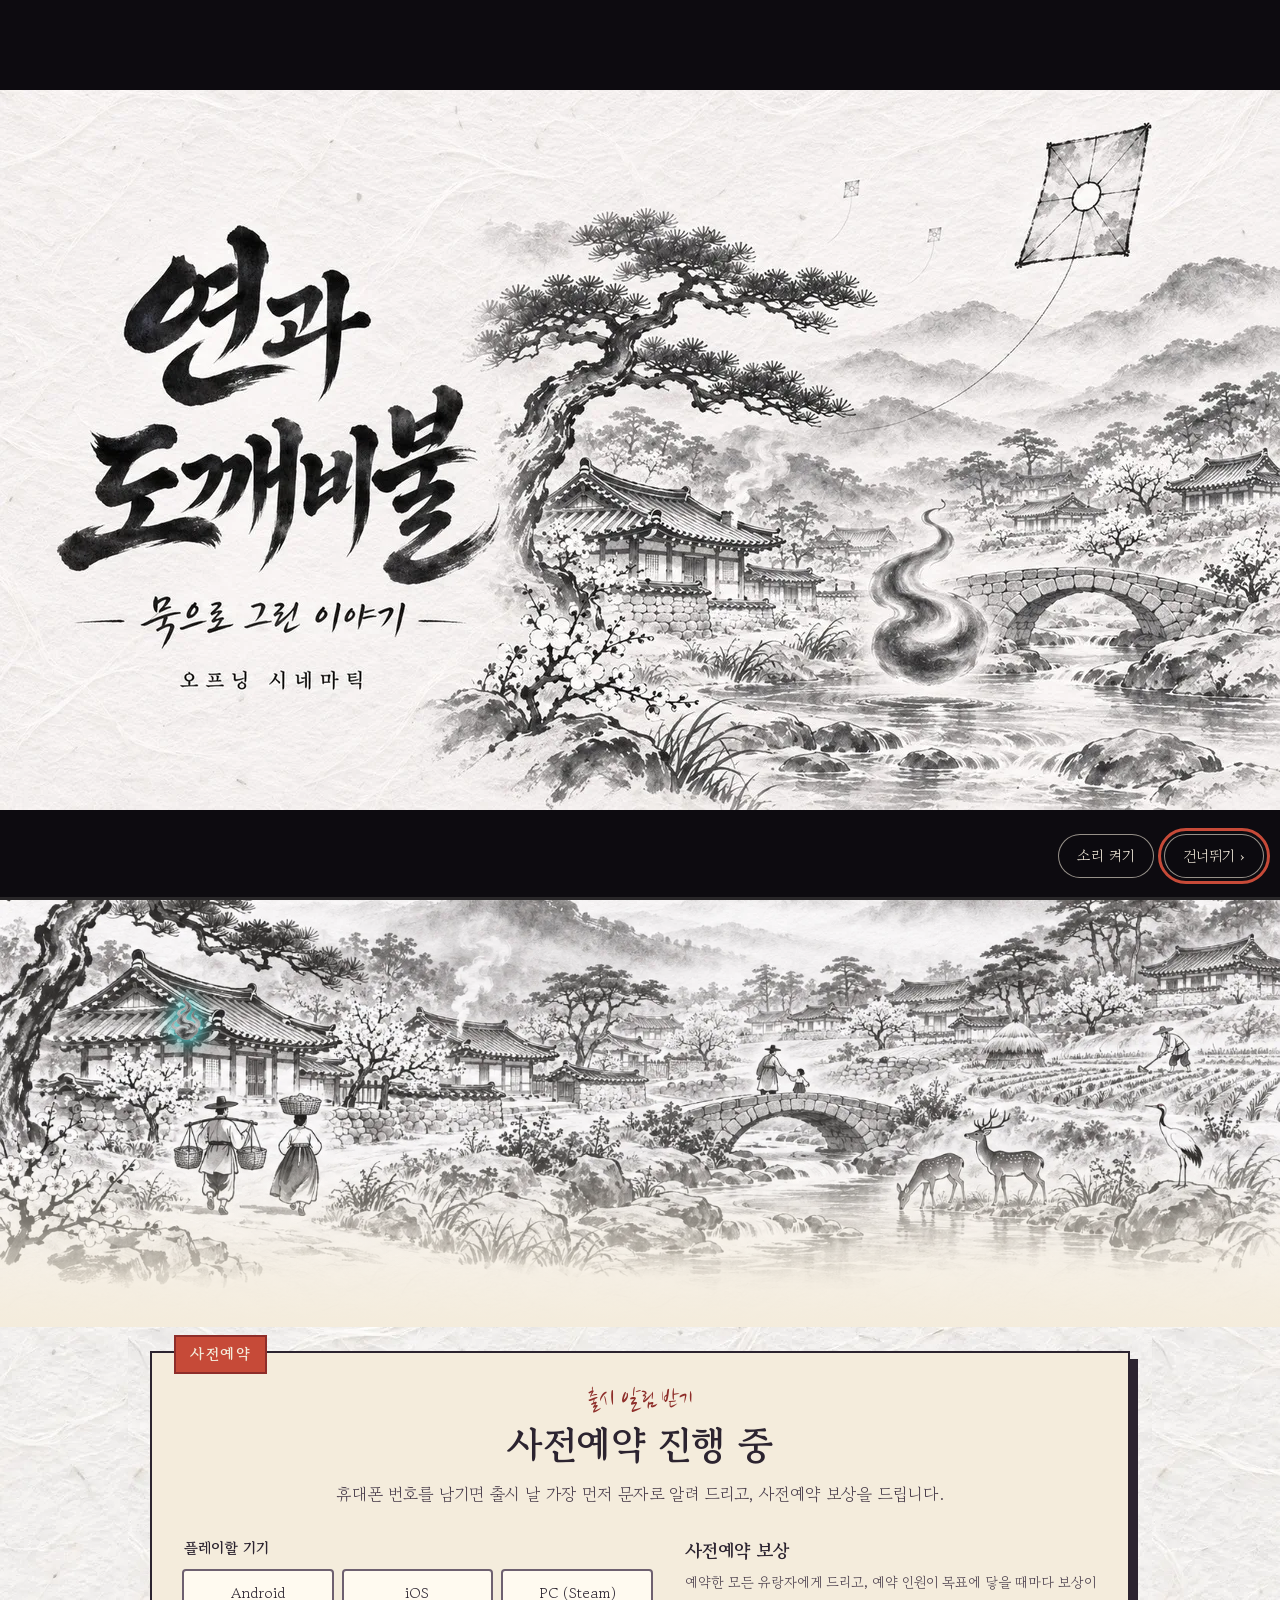
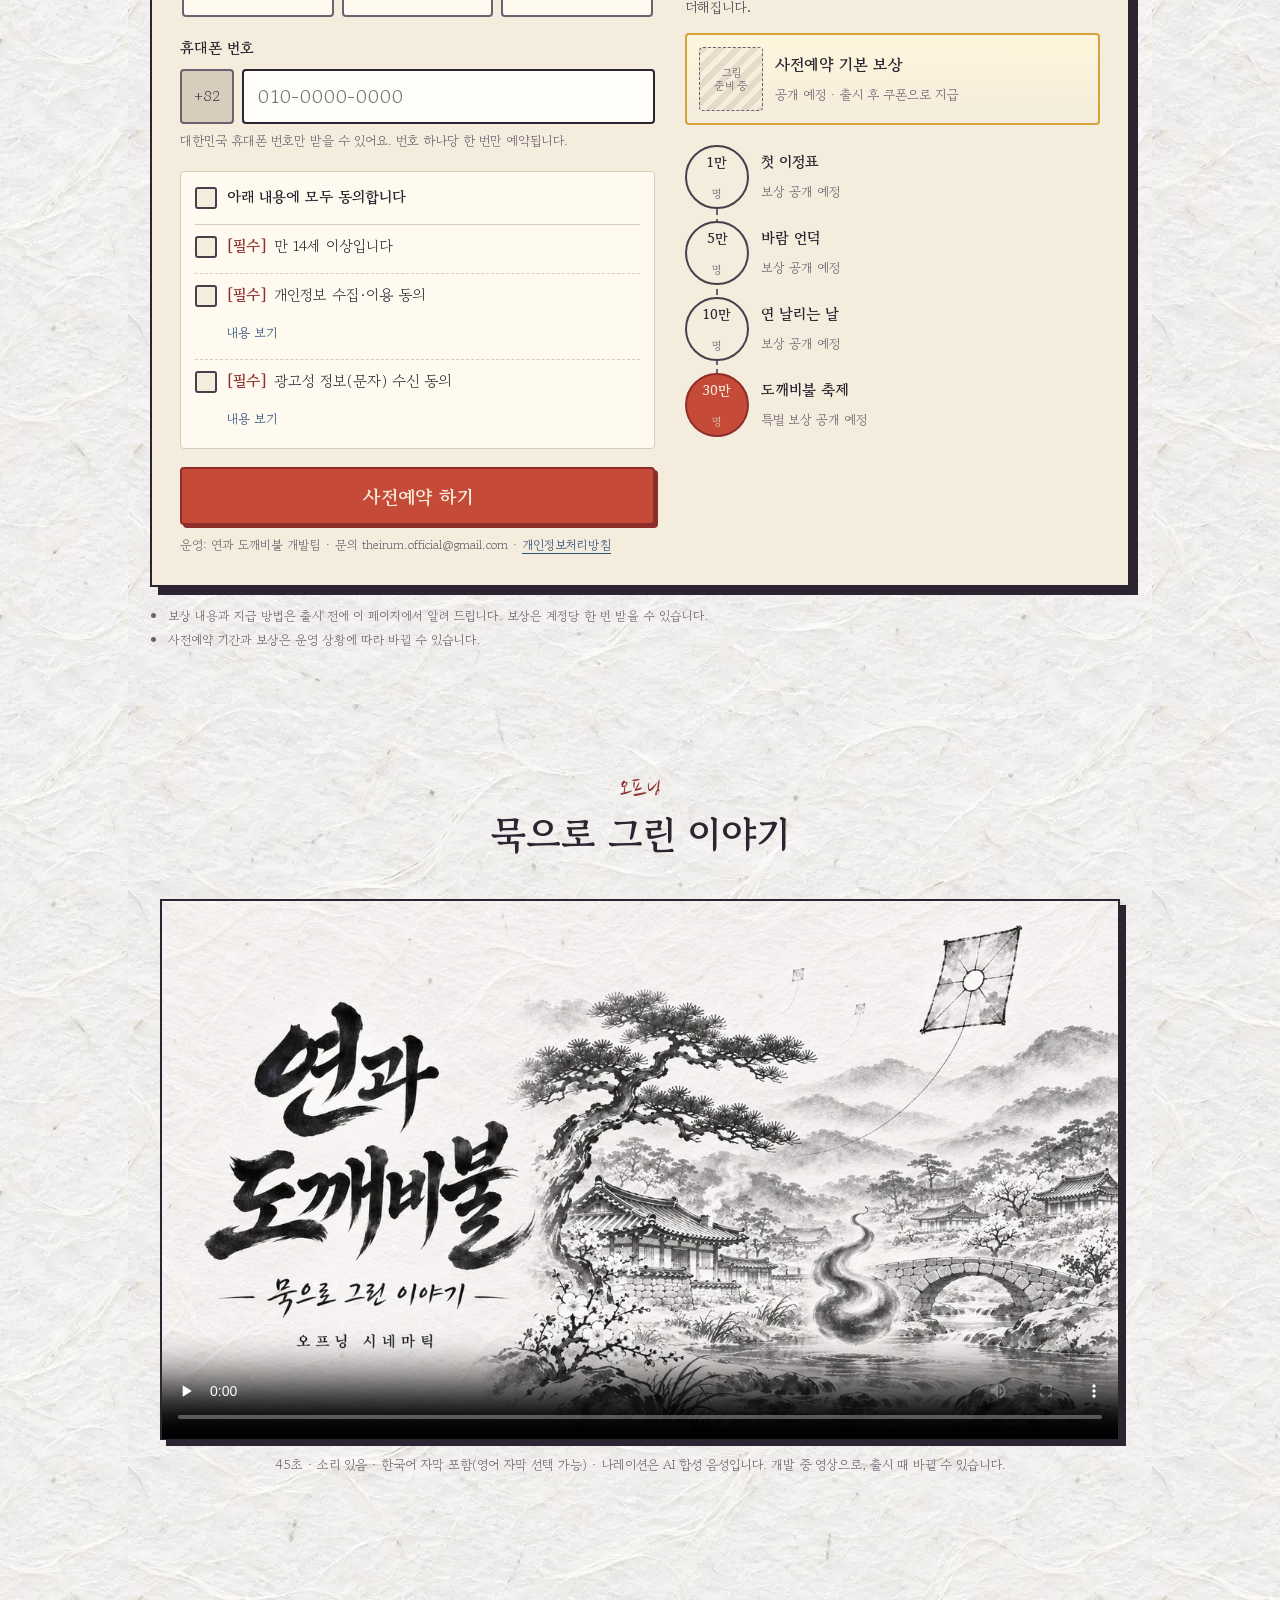
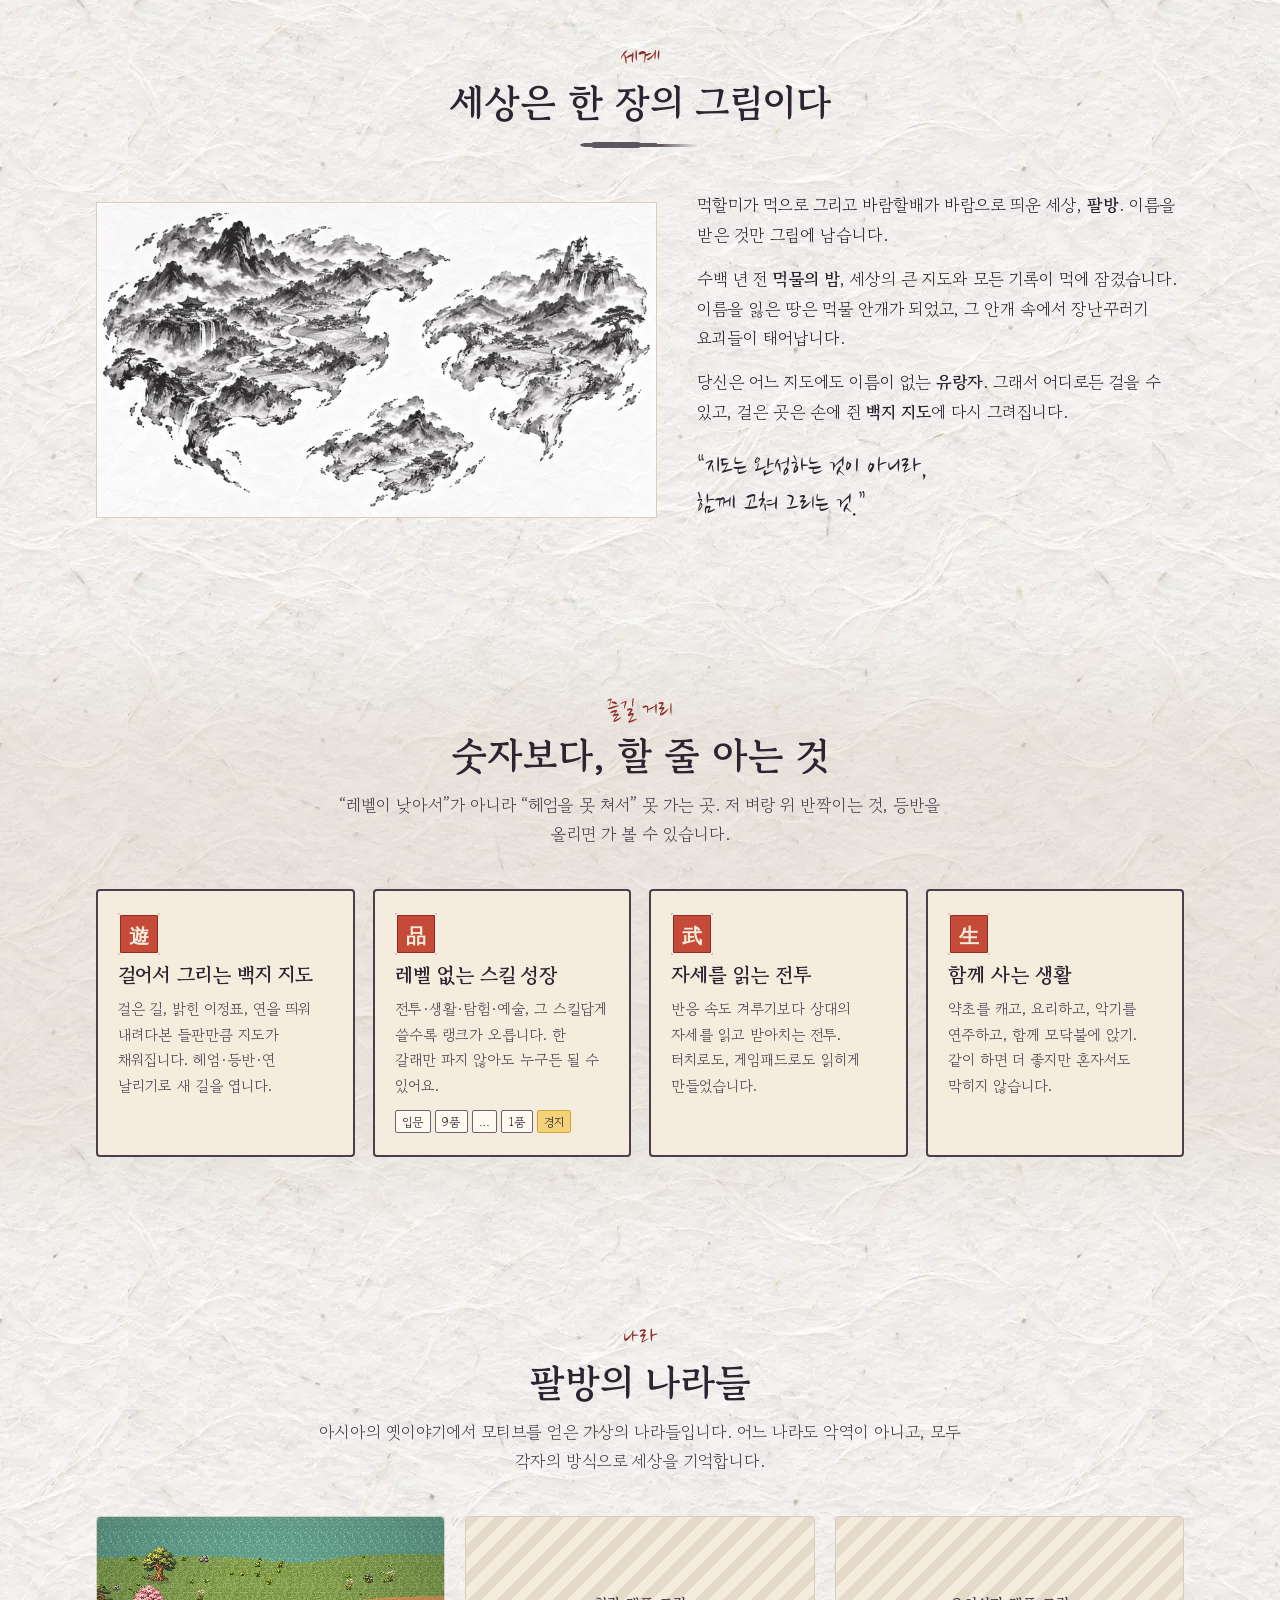
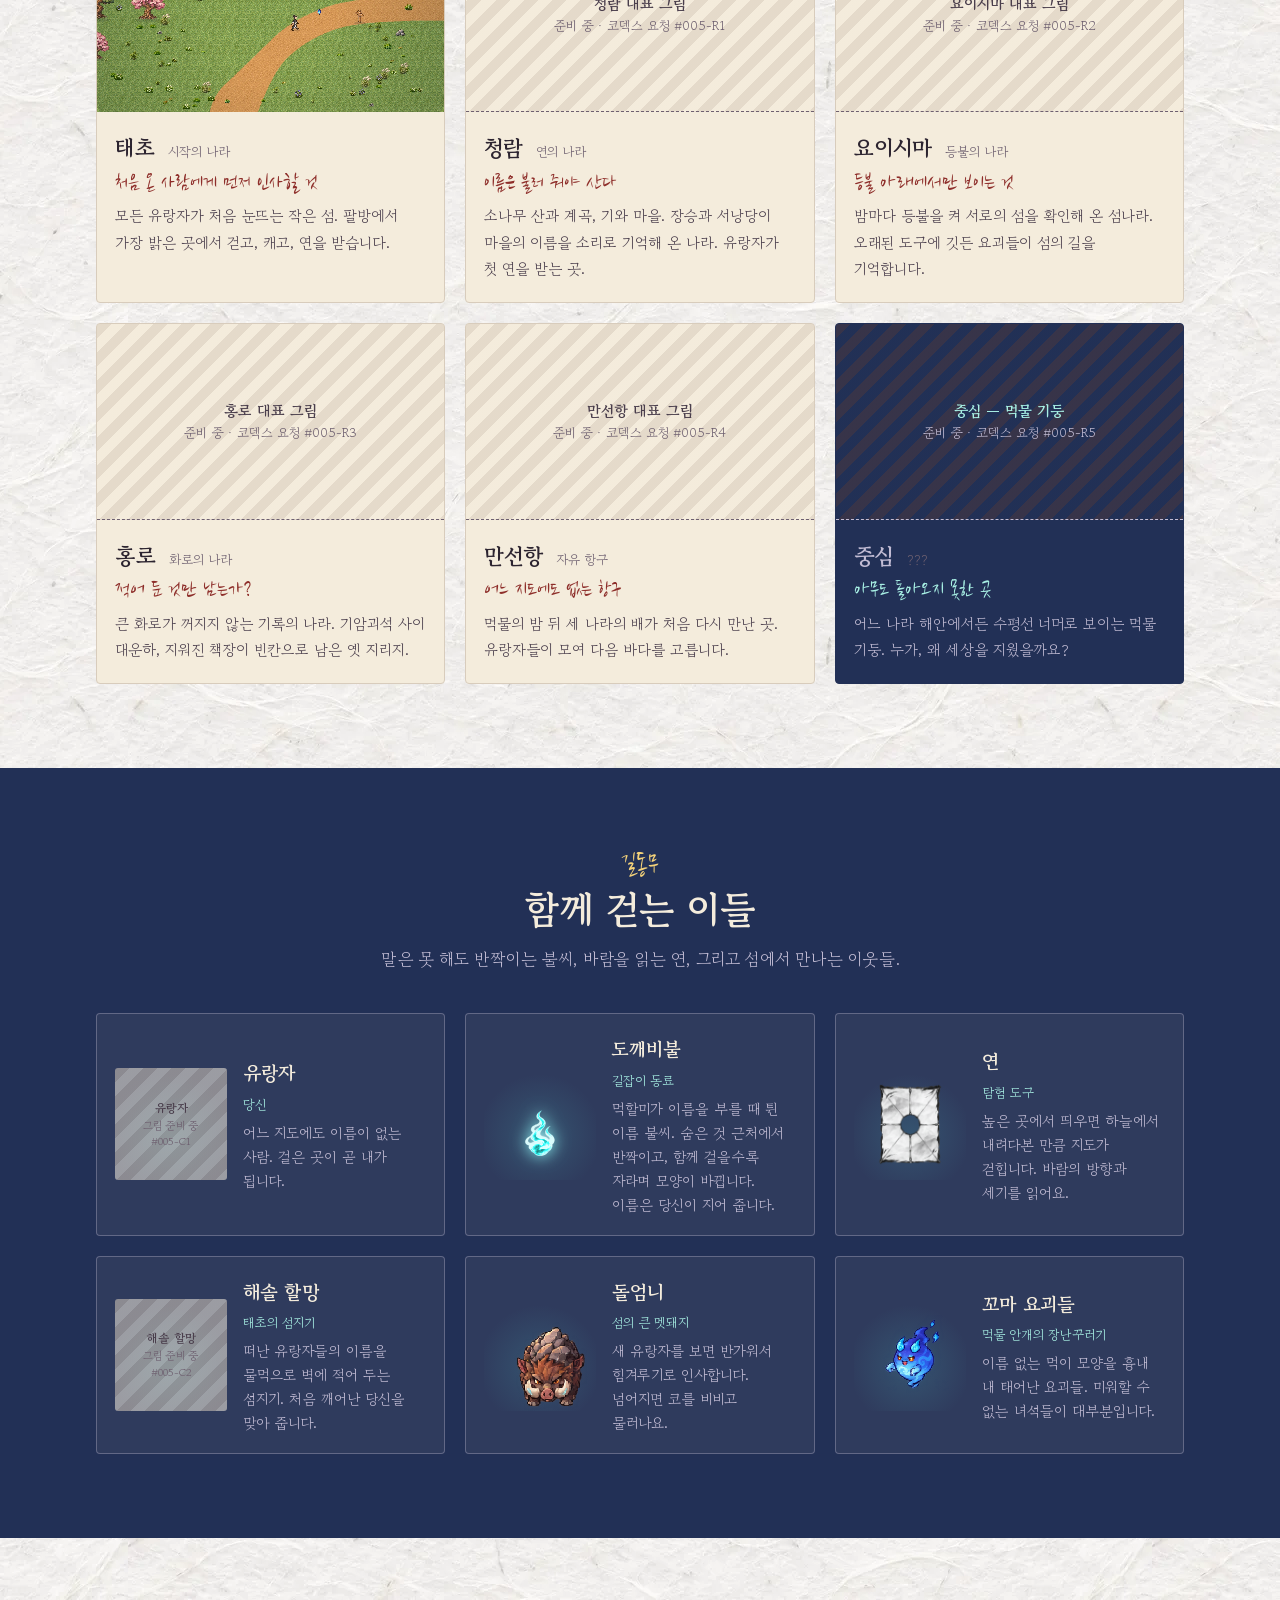
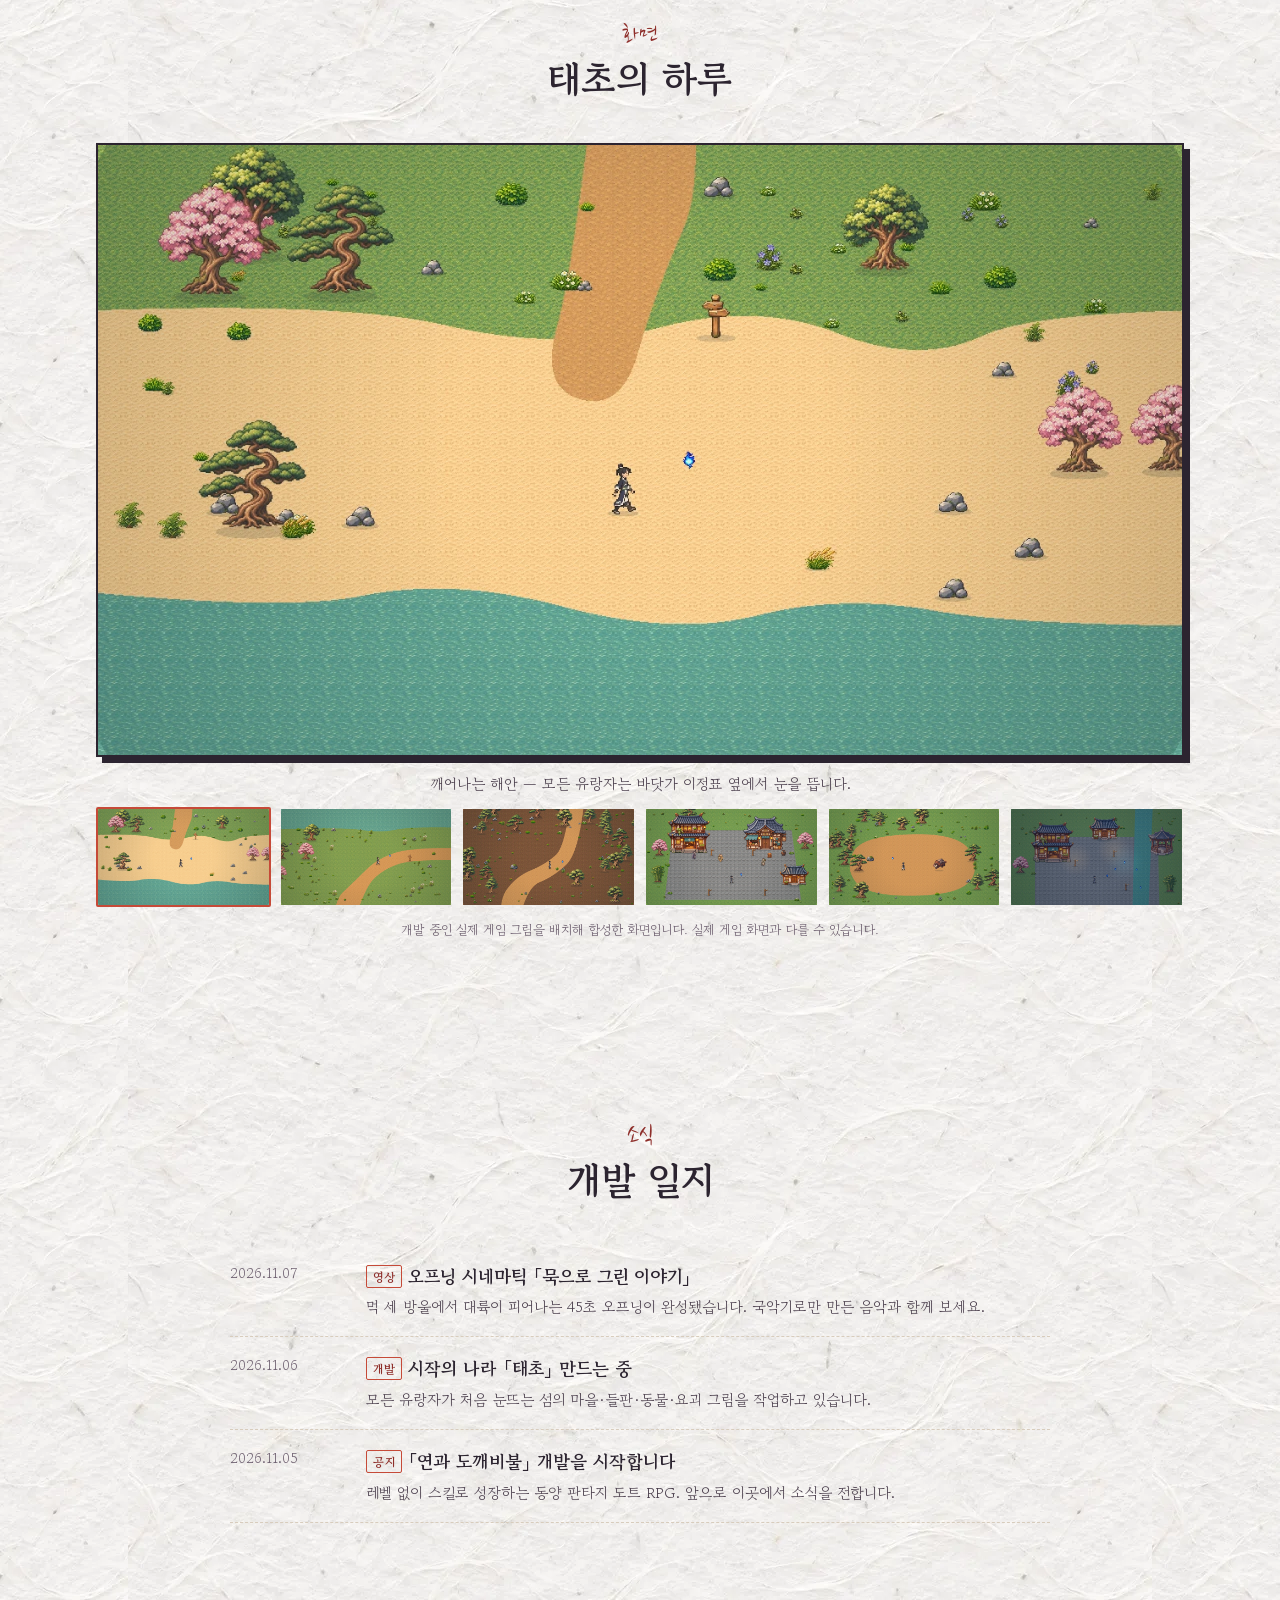
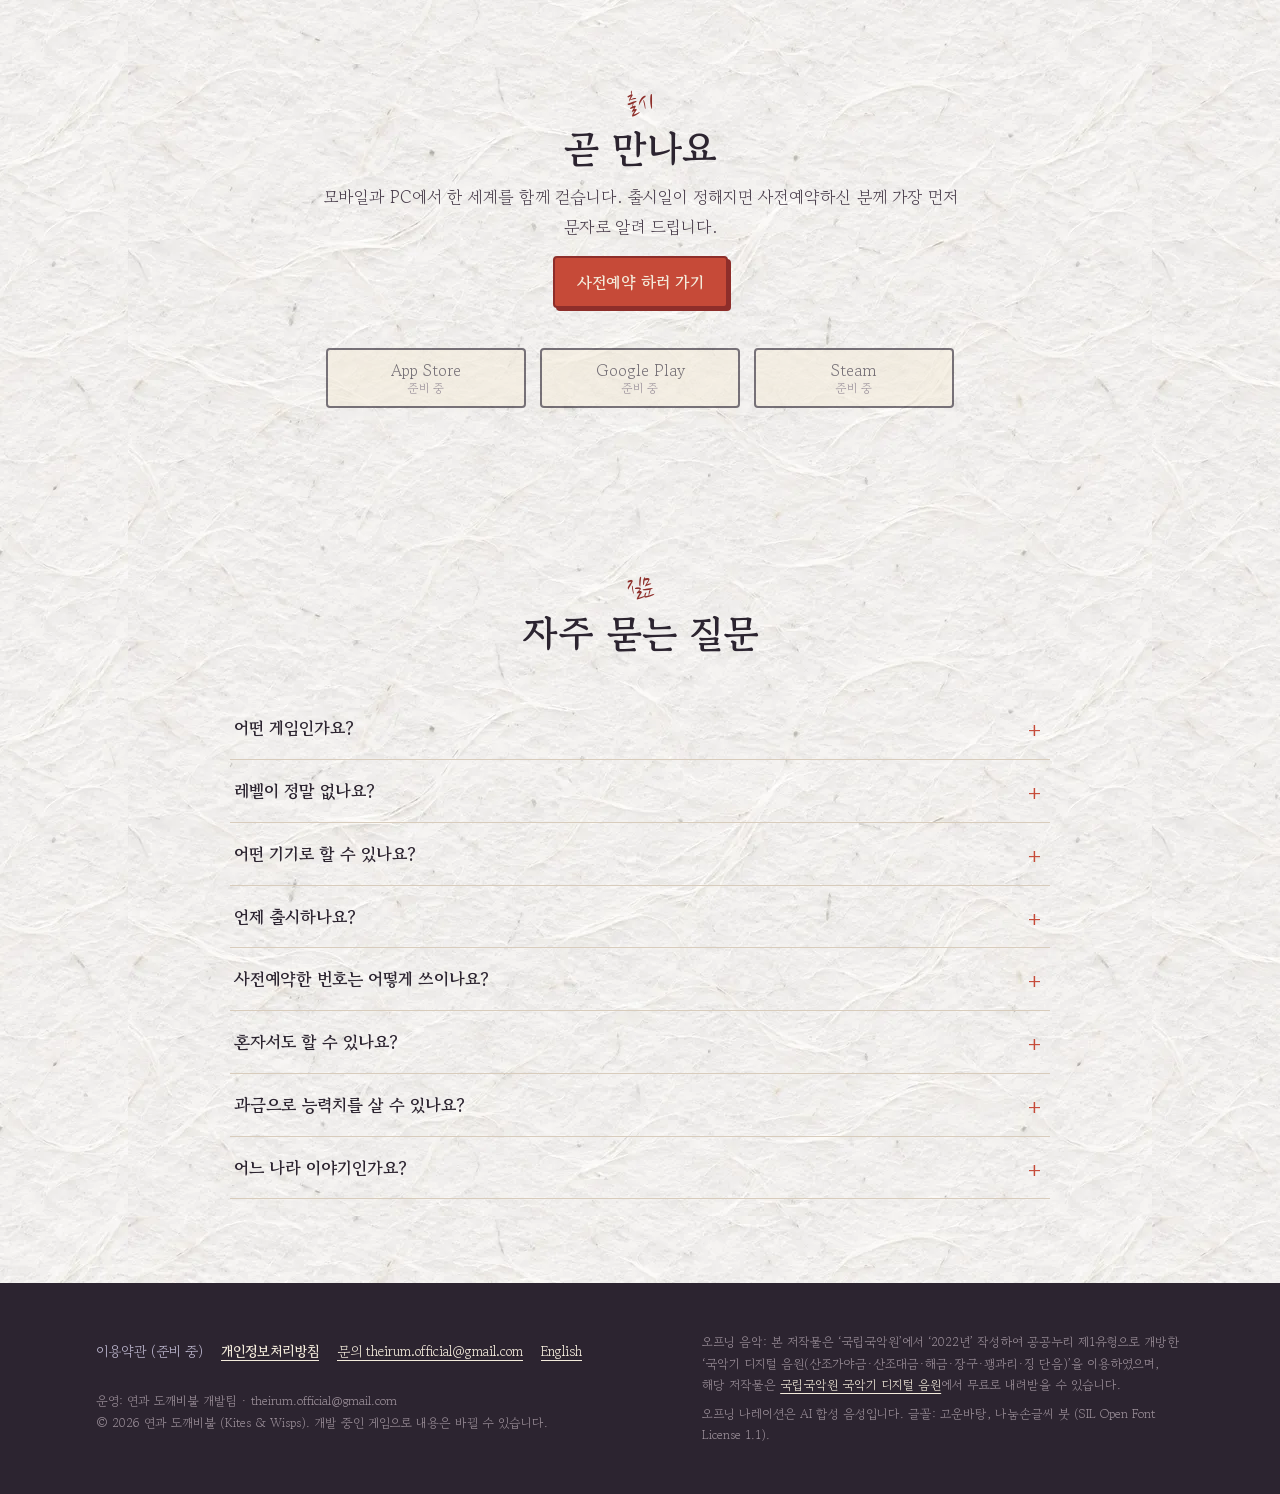
<file: index.html>
<!doctype html>
<html lang="ko" class="no-js">
<head>
<meta charset="utf-8">
<meta name="viewport" content="width=device-width, initial-scale=1">
<title>연과 도깨비불 — 걸어서 다시 그리는 동양 판타지 도트 RPG</title>
<meta name="description" content="먹물 안개에 지워진 세상을 백지 지도 한 장과 연, 도깨비불과 함께 걸어서 다시 그리는 실시간 온라인 도트 RPG. 레벨 없이 스킬로 성장하고, 모바일과 Steam에서 함께 모험합니다.">
<meta name="theme-color" content="#f4ecdc">
<!-- 대표 주소 = Firebase Hosting. 도메인을 바꾸면 모든 https://kites-and-wisps.web.app 를 함께 바꾼다 (랜딩_페이지.md 6절) -->
<link rel="canonical" href="https://kites-and-wisps.web.app/">
<link rel="alternate" hreflang="ko" href="https://kites-and-wisps.web.app/">
<link rel="alternate" hreflang="en" href="https://kites-and-wisps.web.app/en/">
<link rel="alternate" hreflang="x-default" href="https://kites-and-wisps.web.app/en/">
<meta property="og:type" content="website">
<meta property="og:site_name" content="연과 도깨비불">
<meta property="og:title" content="연과 도깨비불 — 걸어서 다시 그리는 동양 판타지 도트 RPG">
<meta property="og:description" content="지워진 대륙을 백지 지도로 다시 그리는 유랑자의 이야기. 레벨 없이, 할 줄 아는 것을 늘려 가며.">
<meta property="og:url" content="https://kites-and-wisps.web.app/">
<meta property="og:image" content="https://kites-and-wisps.web.app/assets/img/og_1200x630.jpg">
<meta property="og:image:width" content="1200">
<meta property="og:image:height" content="630">
<meta property="og:image:alt" content="먹으로 그린 마을과 연, 도깨비불 위에 붓글씨 제목 「연과 도깨비불」">
<meta property="og:locale" content="ko_KR">
<meta property="og:locale:alternate" content="en_US">
<meta name="twitter:card" content="summary_large_image">
<meta name="twitter:title" content="연과 도깨비불 (Kites & Wisps)">
<meta name="twitter:description" content="지워진 대륙을 백지 지도로 다시 그리는 동양 판타지 도트 RPG.">
<meta name="twitter:image" content="https://kites-and-wisps.web.app/assets/img/og_1200x630.jpg">
<link rel="icon" href="favicon.ico" sizes="any">
<link rel="apple-touch-icon" href="apple-touch-icon.png">
<link rel="manifest" href="site.webmanifest">
<link rel="preconnect" href="https://fonts.googleapis.com">
<link rel="preconnect" href="https://fonts.gstatic.com" crossorigin>
<link rel="stylesheet" href="https://fonts.googleapis.com/css2?family=Gowun+Batang:wght@400;700&family=Nanum+Brush+Script&display=swap" media="print" onload="this.media='all'">
<noscript><link rel="stylesheet" href="https://fonts.googleapis.com/css2?family=Gowun+Batang:wght@400;700&family=Nanum+Brush+Script&display=swap"></noscript>
<link rel="preload" as="image" href="assets/img/hero_village_960.webp" imagesrcset="assets/img/hero_village_960.webp 960w, assets/img/hero_village.webp 1672w" imagesizes="100vw">
<link rel="stylesheet" href="assets/css/site.css?v=2">
<script type="application/ld+json">
{
  "@context": "https://schema.org",
  "@type": "VideoGame",
  "name": "연과 도깨비불",
  "alternateName": "Kites & Wisps",
  "url": "https://kites-and-wisps.web.app/",
  "inLanguage": ["ko", "en"],
  "description": "먹물 안개에 지워진 세상을 백지 지도로 다시 그리는 실시간 온라인 동양 판타지 도트 RPG.",
  "genre": ["MMORPG", "Adventure", "Pixel art"],
  "gamePlatform": ["iOS", "Android", "PC (Steam)"],
  "playMode": ["MultiPlayer", "CoOp"],
  "image": "https://kites-and-wisps.web.app/assets/img/og_1200x630.jpg",
  "trailer": {
    "@type": "VideoObject",
    "name": "연과 도깨비불 오프닝 — 묵으로 그린 이야기",
    "description": "먹 세 방울에서 대륙이 피어나고 연과 도깨비불이 내려오는 오프닝 시네마틱.",
    "thumbnailUrl": "https://kites-and-wisps.web.app/assets/img/trailer_poster.webp",
    "contentUrl": "https://kites-and-wisps.web.app/assets/video/opening_ink_v1.7_720p.mp4",
    "uploadDate": "2026-11-07",
    "duration": "PT45S"
  }
}
</script>
<script>document.documentElement.classList.remove('no-js')</script>
</head>
<body>
<a class="skip" href="#main">본문으로 건너뛰기</a>

<!-- 첫 화면 인트로 시네마틱 (지금은 오프닝 v1.7 — 랜딩 전용 시네마틱이 오면 src만 바꿈) -->
<div class="intro" id="intro" role="dialog" aria-modal="true" aria-label="인트로 시네마틱" hidden>
  <video muted playsinline preload="auto" poster="assets/img/trailer_poster.webp">
    <source src="assets/video/opening_ink_v1.7_720p.mp4" type="video/mp4">
  </video>
  <button class="intro-play" data-intro-play>▶ 소리와 함께 보기</button>
  <div class="intro-ui">
    <button class="intro-btn" data-intro-sound aria-pressed="false"><span class="on">소리 끄기</span><span class="off">소리 켜기</span></button>
    <button class="intro-btn" data-intro-skip>건너뛰기 ›</button>
  </div>
  <div class="intro-bar" aria-hidden="true"><i></i></div>
</div>

<header class="site-head">
  <div class="wrap">
    <a class="brand" href="#top"><img src="assets/img/logo_ko.webp" alt="연과 도깨비불" width="95" height="30"><span>Kites &amp; Wisps</span></a>
    <button class="nav-toggle" aria-expanded="false" aria-controls="nav">메뉴</button>
    <nav class="nav" id="nav" aria-label="주 메뉴">
      <a href="#prereg">사전예약</a>
      <a href="#world">세계</a>
      <a href="#features">즐길 거리</a>
      <a href="#regions">나라</a>
      <a href="#cast">길동무</a>
      <a href="#shots">화면</a>
      <a href="#news">소식</a>
      <a href="#faq">질문</a>
      <a class="lang" href="en/" hreflang="en" lang="en">English</a>
    </nav>
  </div>
</header>

<main id="main">
  <!-- 히어로 -->
  <section class="hero" id="top" aria-labelledby="hero-title">
    <div class="hero-bg">
      <img src="assets/img/hero_village_960.webp" srcset="assets/img/hero_village_960.webp 960w, assets/img/hero_village.webp 1672w" sizes="100vw" alt="" width="1672" height="941" fetchpriority="high">
    </div>
    <div class="hero-kite-line" aria-hidden="true"></div>
    <img class="hero-kite" src="assets/img/kite.webp" alt="" width="360" height="356">
    <div class="hero-wisp wisp-sprite" aria-hidden="true"></div>
    <div class="hero-inner">
      <h1 id="hero-title"><img class="hero-logo" src="assets/img/logo_ko.webp" alt="연과 도깨비불" width="1200" height="380"></h1>
      <p class="hero-en" lang="en">Kites &amp; Wisps</p>
      <div class="hero-copy">
      <p class="hero-tag">먹물 안개에 지워진 세상을,<br>걸어서 다시 그리는 모험</p>
      <p class="hero-sub">백지 지도 한 장, 바람을 읽는 연, 길을 비추는 도깨비불. 레벨 없이 할 줄 아는 것을 늘려 가며 함께 걷는 동양 판타지 도트 RPG.</p>
      </div>
      <div class="cta">
        <a class="btn btn-seal" href="#prereg">사전예약 하기</a>
        <a class="btn" href="#trailer">▶ 오프닝 영상</a>
        <a class="btn" href="?intro" data-replay-intro>↺ 인트로 다시 보기</a>
      </div>
      <p class="platforms">iOS · Android · Steam 크로스플레이 · 출시일 미정</p>
    </div>
  </section>

  <!-- 사전예약 -->
  <section class="prereg" id="prereg" aria-labelledby="prereg-title">
    <div class="wrap">
      <div class="prereg-panel">
        <div class="prereg-head">
          <p class="sec-kicker">출시 알림 받기</p>
          <h2 class="sec-title" id="prereg-title">사전예약 진행 중</h2>
          <p class="sec-lead">휴대폰 번호를 남기면 출시 날 가장 먼저 문자로 알려 드리고, 사전예약 보상을 드립니다.</p>
        </div>
        <div class="prereg-grid">
          <div>
            <form id="prereg-form" novalidate>
              <fieldset class="pf-field">
                <legend class="pf-label">플레이할 기기</legend>
                <div class="chips">
                  <label class="chip"><input type="radio" name="platform" value="android" required><span>Android</span></label>
                  <label class="chip"><input type="radio" name="platform" value="ios"><span>iOS</span></label>
                  <label class="chip"><input type="radio" name="platform" value="pc"><span>PC (Steam)</span></label>
                </div>
              </fieldset>
              <div class="pf-field">
                <label class="pf-label" for="pf-phone">휴대폰 번호</label>
                <div class="phone-row">
                  <span class="cc" aria-hidden="true">+82</span>
                  <input id="pf-phone" name="phone" type="tel" inputmode="numeric" autocomplete="tel-national" placeholder="010-0000-0000" maxlength="13" required aria-describedby="pf-phone-hint pf-error">
                </div>
                <p class="pf-hint" id="pf-phone-hint">대한민국 휴대폰 번호만 받을 수 있어요. 번호 하나당 한 번만 예약됩니다.</p>
              </div>
              <div class="consents">
                <div class="consent all"><label class="ck"><input type="checkbox" id="ck-all"><span>아래 내용에 모두 동의합니다</span></label></div>
                <div class="consent"><label class="ck"><input type="checkbox" name="age14" class="ck-item" required><span><span class="req">[필수]</span> 만 14세 이상입니다</span></label></div>
                <div class="consent">
                  <label class="ck"><input type="checkbox" name="agreePrivacy" class="ck-item" required><span><span class="req">[필수]</span> 개인정보 수집·이용 동의</span></label>
                  <details><summary>내용 보기</summary><div class="terms">
                    <table>
                      <tr><th>수집 항목</th><td>휴대폰 번호, 선택한 기기(Android·iOS·PC)</td></tr>
                      <tr><th>이용 목적</th><td>사전예약 접수·중복 확인, 출시 알림과 사전예약 보상 안내 문자 발송</td></tr>
                      <tr><th>보유 기간</th><td><b>정식 출시 알림 발송 후 3개월</b>이 지나면 지체 없이 파기</td></tr>
                    </table>
                    동의를 거부할 수 있으며, 거부하면 사전예약에 참여할 수 없습니다. 자세한 내용은 <a href="privacy.html">개인정보처리방침</a>을 확인해 주세요.
                  </div></details>
                </div>
                <div class="consent">
                  <label class="ck"><input type="checkbox" name="agreeAds" class="ck-item" required><span><span class="req">[필수]</span> 광고성 정보(문자) 수신 동의</span></label>
                  <details><summary>내용 보기</summary><div class="terms">
                    출시 알림, 사전예약 보상 쿠폰, 출시 이벤트 등 「연과 도깨비불」 홍보 문자를 위 번호로 받는 데 동의합니다. 사전예약은 출시 알림을 보내기 위한 것이라 필수입니다. 수신 동의는 언제든 <a href="mailto:theirum.official@gmail.com">theirum.official@gmail.com</a>으로 철회할 수 있고, 철회하면 번호는 바로 파기됩니다.
                  </div></details>
                </div>
              </div>
              <div class="hp" aria-hidden="true"><label>비워 두세요 <input type="text" name="website" tabindex="-1" autocomplete="off"></label></div>
              <p class="pf-error" id="pf-error" role="alert"></p>
              <button class="btn btn-seal pf-submit" type="submit">사전예약 하기</button>
              <p class="pf-small">운영: 연과 도깨비불 개발팀 · 문의 theirum.official@gmail.com · <a href="privacy.html">개인정보처리방침</a></p>
            </form>
            <div class="prereg-done" id="prereg-done" hidden tabindex="-1">
              <div class="wisp-sprite" aria-hidden="true"></div>
              <h3 id="prereg-done-title">사전예약 완료!</h3>
              <p id="prereg-done-msg">출시하는 날 가장 먼저 문자로 알려 드릴게요.<br>도깨비불이 길을 밝혀 두고 기다릴게요.</p>
              <p class="pf-small">번호를 잘못 넣었거나 예약을 취소하려면 theirum.official@gmail.com으로 알려 주세요.</p>
            </div>
          </div>
          <div class="rewards">
            <h3>사전예약 보상</h3>
            <p>예약한 모든 유랑자에게 드리고, 예약 인원이 목표에 닿을 때마다 보상이 더해집니다.</p>
            <div class="reward-base"><div class="reward-icon" aria-hidden="true">그림<br>준비 중</div><div><b>사전예약 기본 보상</b><span>공개 예정 · 출시 후 쿠폰으로 지급</span></div></div>
            <ol class="milestones">
              <li><div class="ms-badge">1만<small>명</small></div><div class="ms-text"><b>첫 이정표</b><span>보상 공개 예정</span></div></li>
              <li><div class="ms-badge">5만<small>명</small></div><div class="ms-text"><b>바람 언덕</b><span>보상 공개 예정</span></div></li>
              <li><div class="ms-badge">10만<small>명</small></div><div class="ms-text"><b>연 날리는 날</b><span>보상 공개 예정</span></div></li>
              <li><div class="ms-badge">30만<small>명</small></div><div class="ms-text"><b>도깨비불 축제</b><span>특별 보상 공개 예정</span></div></li>
            </ol>
          </div>
        </div>
      </div>
      <ul class="prereg-notes">
        <li>보상 내용과 지급 방법은 출시 전에 이 페이지에서 알려 드립니다. 보상은 계정당 한 번 받을 수 있습니다.</li>
        <li>사전예약 기간과 보상은 운영 상황에 따라 바뀔 수 있습니다.</li>
      </ul>
    </div>
  </section>

  <!-- 영상 -->
  <section class="trailer" id="trailer" aria-labelledby="trailer-title">
    <div class="wrap">
      <div class="sec-head">
        <p class="sec-kicker">오프닝</p>
        <h2 class="sec-title" id="trailer-title">묵으로 그린 이야기</h2>
      </div>
      <div class="video-frame">
        <video controls preload="none" playsinline poster="assets/img/trailer_poster.webp" width="1280" height="720" aria-describedby="video-note">
          <source src="assets/video/opening_ink_v1.7_720p.mp4" type="video/mp4">
                <track kind="subtitles" srclang="en" label="English" src="assets/video/opening_ink_v1.7.en.vtt">
          영상을 재생할 수 없는 브라우저입니다.
        </video>
      </div>
      <p class="video-note" id="video-note">45초 · 소리 있음 · 한국어 자막 포함(영어 자막 선택 가능) · 나레이션은 AI 합성 음성입니다. 개발 중 영상으로, 출시 때 바뀔 수 있습니다.</p>
    </div>
  </section>

  <!-- 세계관 -->
  <section id="world" aria-labelledby="world-title">
    <div class="wrap">
      <div class="sec-head">
        <p class="sec-kicker">세계</p>
        <h2 class="sec-title" id="world-title">세상은 한 장의 그림이다</h2>
        <div class="brush-rule" aria-hidden="true"></div>
      </div>
      <div class="world-grid">
        <figure class="world-map ink" style="margin:0">
          <img src="assets/img/world_continents.webp" alt="먹으로 그린 두 대륙과 섬나라. 산과 강, 기와 마을이 안개 사이로 보인다." width="1600" height="900" loading="lazy">
        </figure>
        <div class="world-copy">
          <p>먹할미가 먹으로 그리고 바람할배가 바람으로 띄운 세상, <strong>팔방</strong>. 이름을 받은 것만 그림에 남습니다.</p>
          <p>수백 년 전 <strong>먹물의 밤</strong>, 세상의 큰 지도와 모든 기록이 먹에 잠겼습니다. 이름을 잃은 땅은 먹물 안개가 되었고, 그 안개 속에서 장난꾸러기 요괴들이 태어납니다.</p>
          <p>당신은 어느 지도에도 이름이 없는 <strong>유랑자</strong>. 그래서 어디로든 걸을 수 있고, 걸은 곳은 손에 쥔 <strong>백지 지도</strong>에 다시 그려집니다.</p>
          <p class="quote">“지도는 완성하는 것이 아니라,<br>함께 고쳐 그리는 것.”</p>
        </div>
      </div>
    </div>
  </section>

  <!-- 핵심 재미 -->
  <section class="features" id="features" aria-labelledby="feat-title">
    <div class="wrap">
      <div class="sec-head">
        <p class="sec-kicker">즐길 거리</p>
        <h2 class="sec-title" id="feat-title">숫자보다, 할 줄 아는 것</h2>
        <p class="sec-lead">“레벨이 낮아서”가 아니라 “헤엄을 못 쳐서” 못 가는 곳. 저 벼랑 위 반짝이는 것, 등반을 올리면 가 볼 수 있습니다.</p>
      </div>
      <div class="feat-grid">
        <article class="feat ink">
          <span class="seal" aria-hidden="true">遊</span>
          <h3>걸어서 그리는 백지 지도</h3>
          <p>걸은 길, 밝힌 이정표, 연을 띄워 내려다본 들판만큼 지도가 채워집니다. 헤엄·등반·연 날리기로 새 길을 엽니다.</p>
        </article>
        <article class="feat ink">
          <span class="seal" aria-hidden="true">品</span>
          <h3>레벨 없는 스킬 성장</h3>
          <p>전투·생활·탐험·예술, 그 스킬답게 쓸수록 랭크가 오릅니다. 한 갈래만 파지 않아도 누구든 될 수 있어요.</p>
          <div class="rank-strip" aria-label="랭크 단계"><span>입문</span><span>9품</span><span>…</span><span>1품</span><span>경지</span></div>
        </article>
        <article class="feat ink">
          <span class="seal" aria-hidden="true">武</span>
          <h3>자세를 읽는 전투</h3>
          <p>반응 속도 겨루기보다 상대의 자세를 읽고 받아치는 전투. 터치로도, 게임패드로도 읽히게 만들었습니다.</p>
        </article>
        <article class="feat ink">
          <span class="seal" aria-hidden="true">生</span>
          <h3>함께 사는 생활</h3>
          <p>약초를 캐고, 요리하고, 악기를 연주하고, 함께 모닥불에 앉기. 같이 하면 더 좋지만 혼자서도 막히지 않습니다.</p>
        </article>
      </div>
    </div>
  </section>

  <!-- 지역 -->
  <section id="regions" aria-labelledby="regions-title">
    <div class="wrap">
      <div class="sec-head">
        <p class="sec-kicker">나라</p>
        <h2 class="sec-title" id="regions-title">팔방의 나라들</h2>
        <p class="sec-lead">아시아의 옛이야기에서 모티브를 얻은 가상의 나라들입니다. 어느 나라도 악역이 아니고, 모두 각자의 방식으로 세상을 기억합니다.</p>
      </div>
      <div class="region-grid">
        <article class="region">
          <img src="assets/img/shots/07_wind_meadow.webp" alt="태초의 바람 언덕. 풀밭 사이 흙길 위에 유랑자와 푸른 도깨비불, 나무 이정표가 있다." width="1280" height="720" loading="lazy" class="pixel" style="aspect-ratio:16/9;object-fit:cover;object-position:56% 50%">
          <div class="region-body">
            <h3>태초 <small>시작의 나라</small></h3>
            <p class="motto">처음 온 사람에게 먼저 인사할 것</p>
            <p>모든 유랑자가 처음 눈뜨는 작은 섬. 팔방에서 가장 밝은 곳에서 걷고, 캐고, 연을 받습니다.</p>
          </div>
        </article>
        <article class="region">
          <div class="ph" role="img" aria-label="청람 대표 그림 준비 중"><span><b>청람 대표 그림</b>준비 중 · 코덱스 요청 #005-R1</span></div>
          <div class="region-body">
            <h3>청람 <small>연의 나라</small></h3>
            <p class="motto">이름은 불러 줘야 산다</p>
            <p>소나무 산과 계곡, 기와 마을. 장승과 서낭당이 마을의 이름을 소리로 기억해 온 나라. 유랑자가 첫 연을 받는 곳.</p>
          </div>
        </article>
        <article class="region">
          <div class="ph" role="img" aria-label="요이시마 대표 그림 준비 중"><span><b>요이시마 대표 그림</b>준비 중 · 코덱스 요청 #005-R2</span></div>
          <div class="region-body">
            <h3>요이시마 <small>등불의 나라</small></h3>
            <p class="motto">등불 아래에서만 보이는 것</p>
            <p>밤마다 등불을 켜 서로의 섬을 확인해 온 섬나라. 오래된 도구에 깃든 요괴들이 섬의 길을 기억합니다.</p>
          </div>
        </article>
        <article class="region">
          <div class="ph" role="img" aria-label="홍로 대표 그림 준비 중"><span><b>홍로 대표 그림</b>준비 중 · 코덱스 요청 #005-R3</span></div>
          <div class="region-body">
            <h3>홍로 <small>화로의 나라</small></h3>
            <p class="motto">적어 둔 것만 남는가?</p>
            <p>큰 화로가 꺼지지 않는 기록의 나라. 기암괴석 사이 대운하, 지워진 책장이 빈칸으로 남은 옛 지리지.</p>
          </div>
        </article>
        <article class="region">
          <div class="ph" role="img" aria-label="만선항 대표 그림 준비 중"><span><b>만선항 대표 그림</b>준비 중 · 코덱스 요청 #005-R4</span></div>
          <div class="region-body">
            <h3>만선항 <small>자유 항구</small></h3>
            <p class="motto">어느 지도에도 없는 항구</p>
            <p>먹물의 밤 뒤 세 나라의 배가 처음 다시 만난 곳. 유랑자들이 모여 다음 바다를 고릅니다.</p>
          </div>
        </article>
        <article class="region mystery">
          <div class="ph dark" role="img" aria-label="중심 그림 준비 중"><span><b>중심 — 먹물 기둥</b>준비 중 · 코덱스 요청 #005-R5</span></div>
          <div class="region-body">
            <h3>중심 <small>???</small></h3>
            <p class="motto">아무도 돌아오지 못한 곳</p>
            <p>어느 나라 해안에서든 수평선 너머로 보이는 먹물 기둥. 누가, 왜 세상을 지웠을까요?</p>
          </div>
        </article>
      </div>
    </div>
  </section>

  <!-- 인물 -->
  <section class="cast" id="cast" aria-labelledby="cast-title">
    <div class="wrap">
      <div class="sec-head">
        <p class="sec-kicker">길동무</p>
        <h2 class="sec-title" id="cast-title">함께 걷는 이들</h2>
        <p class="sec-lead">말은 못 해도 반짝이는 불씨, 바람을 읽는 연, 그리고 섬에서 만나는 이웃들.</p>
      </div>
      <div class="cast-grid">
        <article class="who">
          <div class="who-art"><div class="ph square"><span><b>유랑자</b>그림 준비 중<br>#005-C1</span></div></div>
          <div><h3>유랑자</h3><p class="role">당신</p><p>어느 지도에도 이름이 없는 사람. 걸은 곳이 곧 내가 됩니다.</p></div>
        </article>
        <article class="who">
          <div class="who-art"><div class="wisp-sprite" aria-hidden="true"></div></div>
          <div><h3>도깨비불</h3><p class="role">길잡이 동료</p><p>먹할미가 이름을 부를 때 튄 이름 불씨. 숨은 것 근처에서 반짝이고, 함께 걸을수록 자라며 모양이 바뀝니다. 이름은 당신이 지어 줍니다.</p></div>
        </article>
        <article class="who">
          <div class="who-art"><img class="kite" src="assets/img/kite.webp" alt="" width="360" height="356" loading="lazy"></div>
          <div><h3>연</h3><p class="role">탐험 도구</p><p>높은 곳에서 띄우면 하늘에서 내려다본 만큼 지도가 걷힙니다. 바람의 방향과 세기를 읽어요.</p></div>
        </article>
        <article class="who">
          <div class="who-art"><div class="ph square"><span><b>해솔 할망</b>그림 준비 중<br>#005-C2</span></div></div>
          <div><h3>해솔 할망</h3><p class="role">태초의 섬지기</p><p>떠난 유랑자들의 이름을 물먹으로 벽에 적어 두는 섬지기. 처음 깨어난 당신을 맞아 줍니다.</p></div>
        </article>
        <article class="who">
          <div class="who-art"><div class="sprite2 sprite-dol" role="img" aria-label="돌엄니 도트 그림"></div></div>
          <div><h3>돌엄니</h3><p class="role">섬의 큰 멧돼지</p><p>새 유랑자를 보면 반가워서 힘겨루기로 인사합니다. 넘어지면 코를 비비고 물러나요.</p></div>
        </article>
        <article class="who">
          <div class="who-art"><div class="sprite2 sprite-imp" role="img" aria-label="푸른 불씨 꼬마 요괴 도트 그림"></div></div>
          <div><h3>꼬마 요괴들</h3><p class="role">먹물 안개의 장난꾸러기</p><p>이름 없는 먹이 모양을 흉내 내 태어난 요괴들. 미워할 수 없는 녀석들이 대부분입니다.</p></div>
        </article>
      </div>
    </div>
  </section>

  <!-- 스크린샷 -->
  <section id="shots" aria-labelledby="shots-title">
    <div class="wrap">
      <div class="sec-head">
        <p class="sec-kicker">화면</p>
        <h2 class="sec-title" id="shots-title">태초의 하루</h2>
      </div>
      <div class="shots-main ink">
        <img id="shot-main" src="assets/img/shots/01_awakening_shore.webp" alt="깨어나는 해안: 소나무와 벚나무가 선 모래 해안, 이정표 옆에서 유랑자가 눈을 뜬다." width="1280" height="720" loading="lazy">
      </div>
      <p class="shots-cap" id="shot-cap" aria-live="polite">깨어나는 해안 — 모든 유랑자는 바닷가 이정표 옆에서 눈을 뜹니다.</p>
      <ul class="shots-thumbs" aria-label="스크린샷 고르기">
        <li><button aria-current="true" data-src="assets/img/shots/01_awakening_shore.webp" data-cap="깨어나는 해안 — 모든 유랑자는 바닷가 이정표 옆에서 눈을 뜹니다." data-alt="깨어나는 해안: 소나무와 벚나무가 선 모래 해안, 이정표 옆에서 유랑자가 눈을 뜬다."><img src="assets/img/shots/01_awakening_shore.webp" alt="깨어나는 해안" width="1280" height="720" loading="lazy"></button></li>
        <li><button data-src="assets/img/shots/07_wind_meadow.webp" data-cap="바람 언덕 — 흙길을 따라 이정표로. 도깨비불이 앞장섭니다." data-alt="바람 언덕: 풀밭 사이 흙길 위의 유랑자와 도깨비불, 나무 이정표."><img src="assets/img/shots/07_wind_meadow.webp" alt="바람 언덕" width="1280" height="720" loading="lazy"></button></li>
        <li><button data-src="assets/img/shots/03_forest_gathering.webp" data-cap="숲길의 채집 — 약초를 캐면 채집 스킬이 자랍니다." data-alt="숲길의 채집: 침엽수와 고목 사이에서 유랑자가 채집한다."><img src="assets/img/shots/03_forest_gathering.webp" alt="숲길의 채집" width="1280" height="720" loading="lazy"></button></li>
        <li><button data-src="assets/img/shots/04_village_square.webp" data-cap="태초 마을 광장 — 찻집과 잡화점, 이웃들이 모이는 곳." data-alt="태초 마을 광장: 찻집·잡화점·기와집과 마을 사람들이 있는 돌 광장."><img src="assets/img/shots/04_village_square.webp" alt="태초 마을 광장" width="1280" height="720" loading="lazy"></button></li>
        <li><button data-src="assets/img/shots/08_stone_tusk_battle.webp" data-cap="돌엄니와의 힘겨루기 — 돌진은 인사, 자세를 읽고 받아치세요." data-alt="돌엄니와의 힘겨루기: 풀밭에서 큰 멧돼지와 유랑자가 마주한다."><img src="assets/img/shots/08_stone_tusk_battle.webp" alt="돌엄니와의 힘겨루기" width="1280" height="720" loading="lazy"></button></li>
        <li><button data-src="assets/img/shots/09_village_wisps_night.webp" data-cap="도깨비불의 밤 — 밤이 되면 마을에 푸른 불씨들이 떠다닙니다." data-alt="도깨비불의 밤: 등불 켜진 찻집과 정자 사이 광장에 푸른 도깨비불이 떠 있다."><img src="assets/img/shots/09_village_wisps_night.webp" alt="도깨비불의 밤" width="1280" height="720" loading="lazy"></button></li>
      </ul>
      <p class="shots-note">개발 중인 실제 게임 그림을 배치해 합성한 화면입니다. 실제 게임 화면과 다를 수 있습니다.</p>
    </div>
  </section>

  <!-- 소식 -->
  <section id="news" aria-labelledby="news-title">
    <div class="wrap">
      <div class="sec-head">
        <p class="sec-kicker">소식</p>
        <h2 class="sec-title" id="news-title">개발 일지</h2>
      </div>
      <ul class="news-list">
        <li><time datetime="2026-11-07">2026.11.07</time><div><h3><span class="tag">영상</span>오프닝 시네마틱 「묵으로 그린 이야기」</h3><p>먹 세 방울에서 대륙이 피어나는 45초 오프닝이 완성됐습니다. 국악기로만 만든 음악과 함께 보세요.</p></div></li>
        <li><time datetime="2026-11-06">2026.11.06</time><div><h3><span class="tag">개발</span>시작의 나라 「태초」 만드는 중</h3><p>모든 유랑자가 처음 눈뜨는 섬의 마을·들판·동물·요괴 그림을 작업하고 있습니다.</p></div></li>
        <li><time datetime="2026-11-05">2026.11.05</time><div><h3><span class="tag">공지</span>「연과 도깨비불」 개발을 시작합니다</h3><p>레벨 없이 스킬로 성장하는 동양 판타지 도트 RPG. 앞으로 이곳에서 소식을 전합니다.</p></div></li>
      </ul>
    </div>
  </section>

  <!-- 다운로드 -->
  <section class="download" id="download" aria-labelledby="dl-title">
    <div class="wrap">
      <div class="sec-head">
        <p class="sec-kicker">출시</p>
        <h2 class="sec-title" id="dl-title">곧 만나요</h2>
        <p class="sec-lead">모바일과 PC에서 한 세계를 함께 걷습니다. 출시일이 정해지면 사전예약하신 분께 가장 먼저 문자로 알려 드립니다.</p>
        <p style="margin-top:14px"><a class="btn btn-seal" href="#prereg">사전예약 하러 가기</a></p>
      </div>
      <div class="store-row">
        <span class="btn store" aria-disabled="true">App Store<small>준비 중</small></span>
        <span class="btn store" aria-disabled="true">Google Play<small>준비 중</small></span>
        <span class="btn store" aria-disabled="true">Steam<small>준비 중</small></span>
      </div>
    </div>
  </section>

  <!-- FAQ -->
  <section id="faq" aria-labelledby="faq-title">
    <div class="wrap">
      <div class="sec-head">
        <p class="sec-kicker">질문</p>
        <h2 class="sec-title" id="faq-title">자주 묻는 질문</h2>
      </div>
      <div class="faq">
        <details><summary>어떤 게임인가요?</summary><p>먹물 안개에 지워진 동양 판타지 세계를 백지 지도로 다시 그려 가는 실시간 온라인 도트 RPG입니다. 탐험이 중심이고, 전투·생활·예술도 함께 즐길 수 있습니다.</p></details>
        <details><summary>레벨이 정말 없나요?</summary><p>네. 캐릭터 레벨 대신 스킬마다 랭크(입문 → 9품 … 1품 → 경지)가 있습니다. 그 스킬답게 쓸수록 오르고, 새 길을 여는 것도 레벨이 아니라 헤엄·등반 같은 할 줄 아는 것입니다.</p></details>
        <details><summary>어떤 기기로 할 수 있나요?</summary><p>iOS·Android 모바일과 PC(Steam)를 목표로 하며, 같은 세계에서 함께 플레이(크로스플레이)할 수 있게 만들고 있습니다. 화면은 가로 방향이고 터치와 게임패드를 지원할 예정입니다.</p></details>
        <details><summary>언제 출시하나요?</summary><p>아직 정해지지 않았습니다. 사전예약하시면 출시 날 문자로 가장 먼저 알려 드립니다.</p></details>
        <details><summary>사전예약한 번호는 어떻게 쓰이나요?</summary><p>출시 알림과 사전예약 보상 안내 문자를 보내는 데만 쓰고, 정식 출시 알림을 보낸 뒤 3개월이 지나면 파기합니다. 취소·삭제는 theirum.official@gmail.com으로 요청해 주세요. 자세한 내용은 <a href="privacy.html">개인정보처리방침</a>에 있습니다.</p></details>
        <details><summary>혼자서도 할 수 있나요?</summary><p>네. 함께하면 더 좋은 것들이 있지만, 파티를 강요하지 않고 혼자서도 막히지 않게 만드는 것이 원칙입니다.</p></details>
        <details><summary>과금으로 능력치를 살 수 있나요?</summary><p>유료 상품으로 스킬 수련이나 전투력을 직접 올리지 않는 것을 원칙으로 개발하고 있습니다. 자세한 상품 구성은 출시 전에 안내합니다.</p></details>
        <details><summary>어느 나라 이야기인가요?</summary><p>한국·일본·중국 등 아시아의 옛이야기에서 모티브를 얻은 가상의 나라들입니다. 실제 국가·역사·지명을 그대로 쓰지 않으며, 어느 나라도 악역으로 그리지 않습니다.</p></details>
      </div>
    </div>
  </section>
</main>

<footer class="site-foot">
  <div class="wrap">
    <div class="foot-grid">
      <div>
        <ul class="foot-links">
          <li><span aria-disabled="true">이용약관 (준비 중)</span></li>
          <li><a href="privacy.html"><b>개인정보처리방침</b></a></li>
          <li><a href="mailto:theirum.official@gmail.com">문의 theirum.official@gmail.com</a></li>
          <li><a href="en/" hreflang="en" lang="en">English</a></li>
        </ul>
        <p class="copy">운영: 연과 도깨비불 개발팀 · theirum.official@gmail.com<br>© 2026 연과 도깨비불 (Kites &amp; Wisps). 개발 중인 게임으로 내용은 바뀔 수 있습니다.</p>
      </div>
      <div class="credits">
        <p>오프닝 음악: 본 저작물은 ‘국립국악원’에서 ‘2022년’ 작성하여 공공누리 제1유형으로 개방한 ‘국악기 디지털 음원(산조가야금·산조대금·해금·장구·꽹과리·징 단음)’을 이용하였으며, 해당 저작물은 <a href="https://www.gugak.go.kr/digitaleum" rel="noopener">국립국악원 국악기 디지털 음원</a>에서 무료로 내려받을 수 있습니다.</p>
        <p>오프닝 나레이션은 AI 합성 음성입니다. 글꼴: 고운바탕, 나눔손글씨 붓 (SIL Open Font License 1.1).</p>
      </div>
    </div>
  </div>
</footer>

<div class="sticky-cta" id="sticky-cta"><a class="btn btn-seal" href="#prereg">사전예약 하기</a></div>
<div class="cursor-wisp" aria-hidden="true"></div>
<script src="assets/js/site.js?v=2" defer></script>
<script type="module" src="assets/js/prereg.js?v=1"></script>
</body>
</html>
</file>
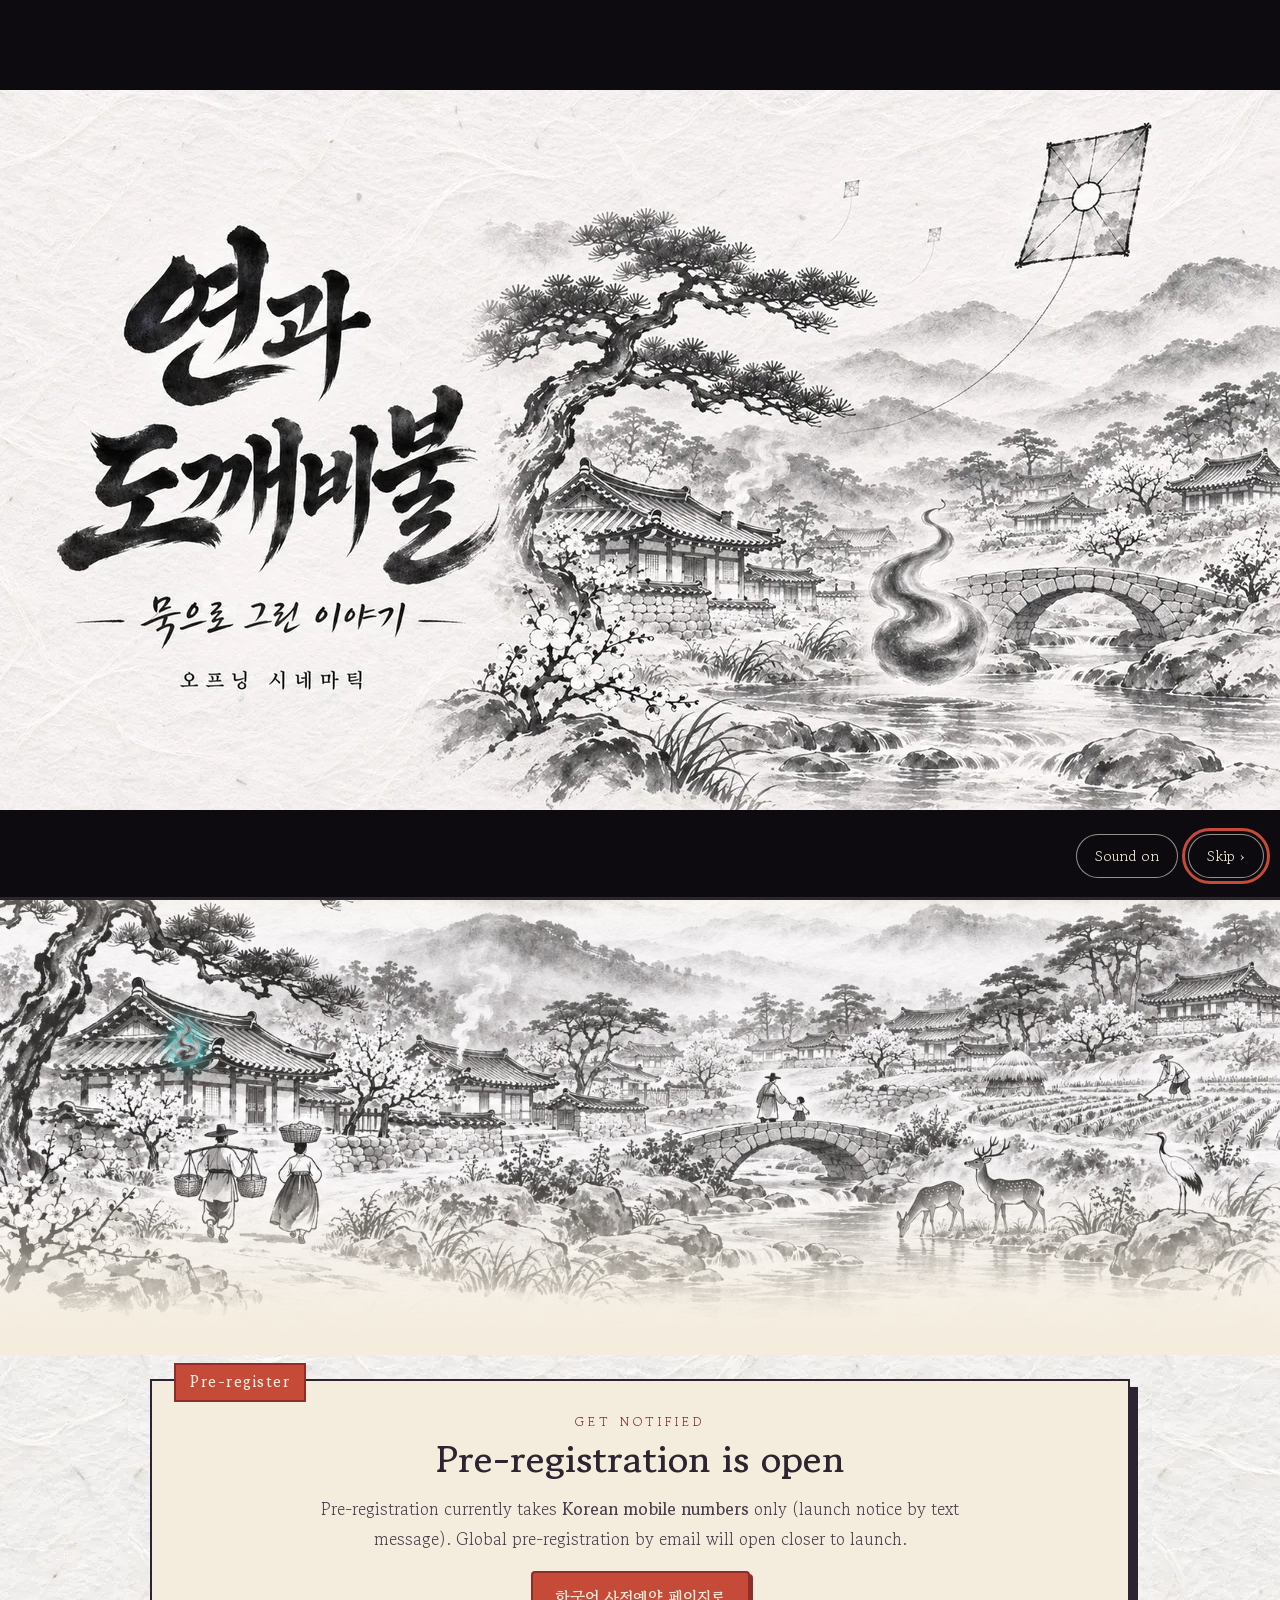
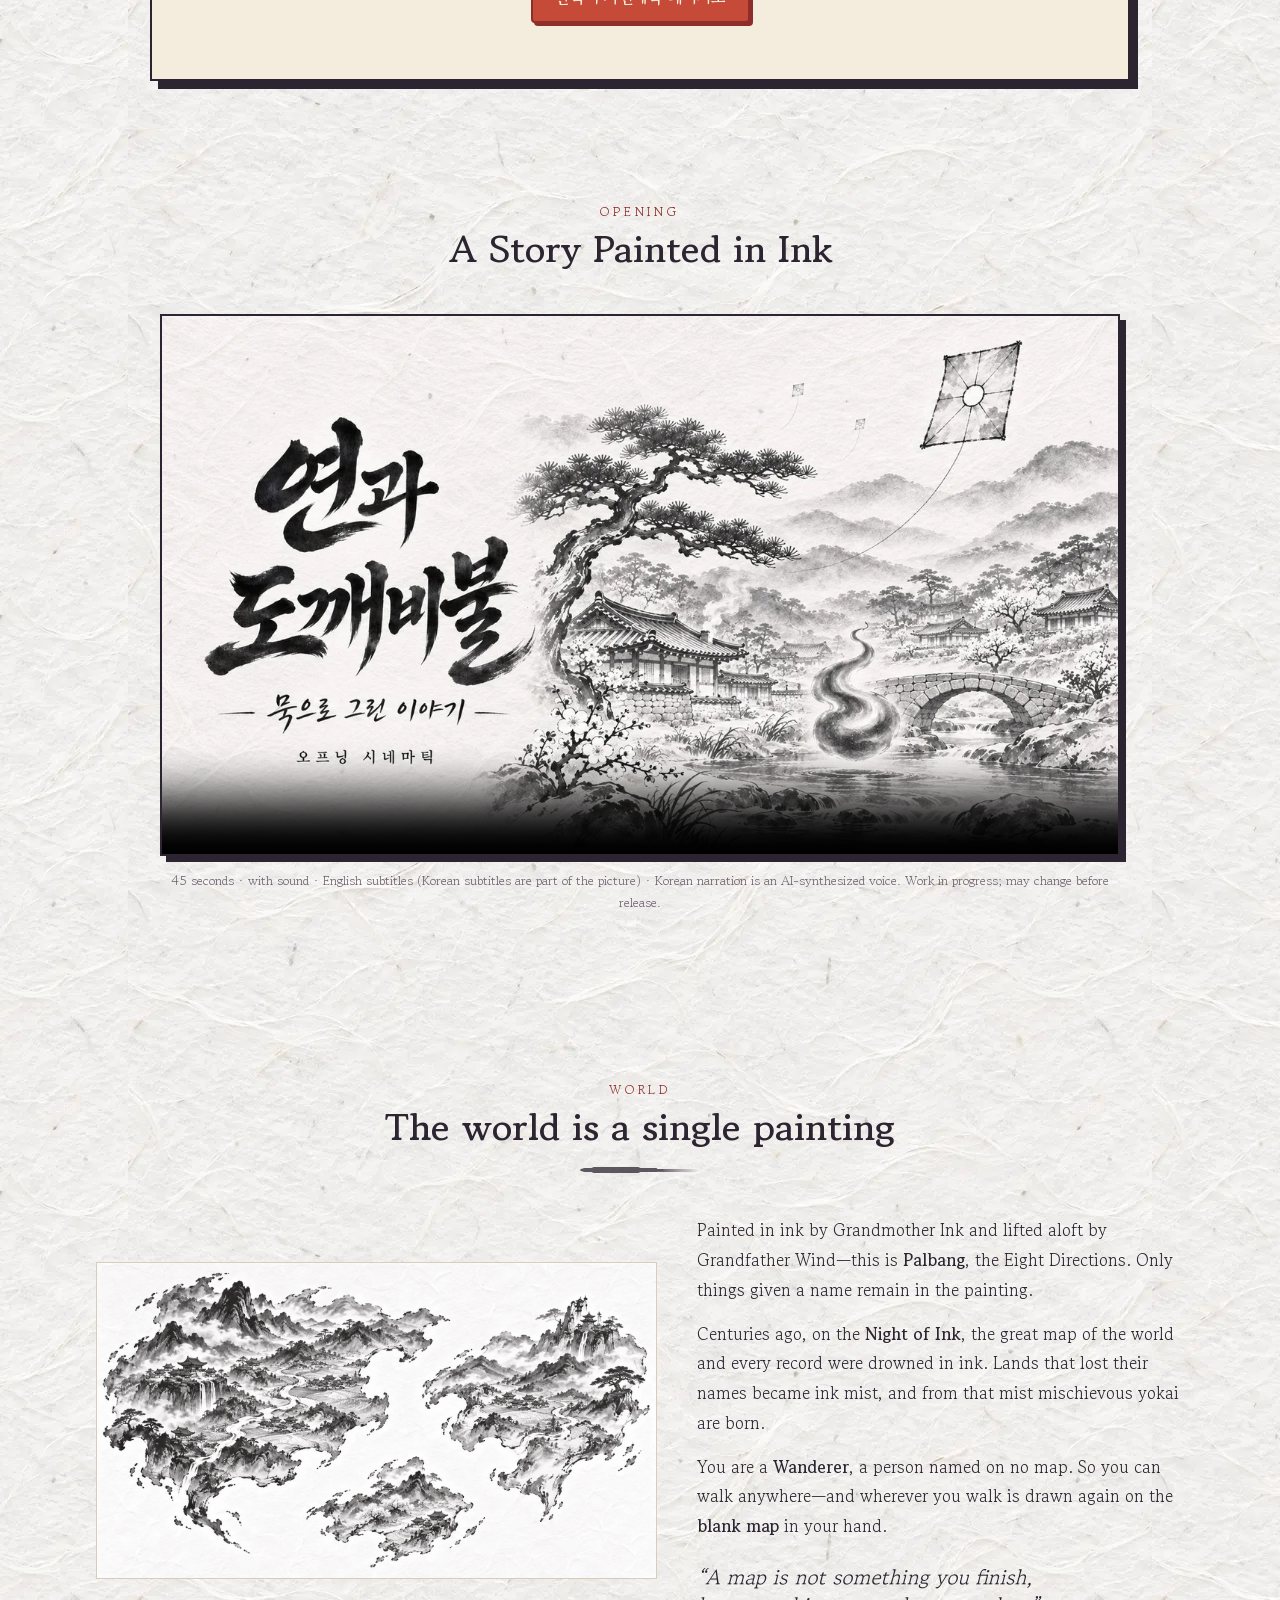
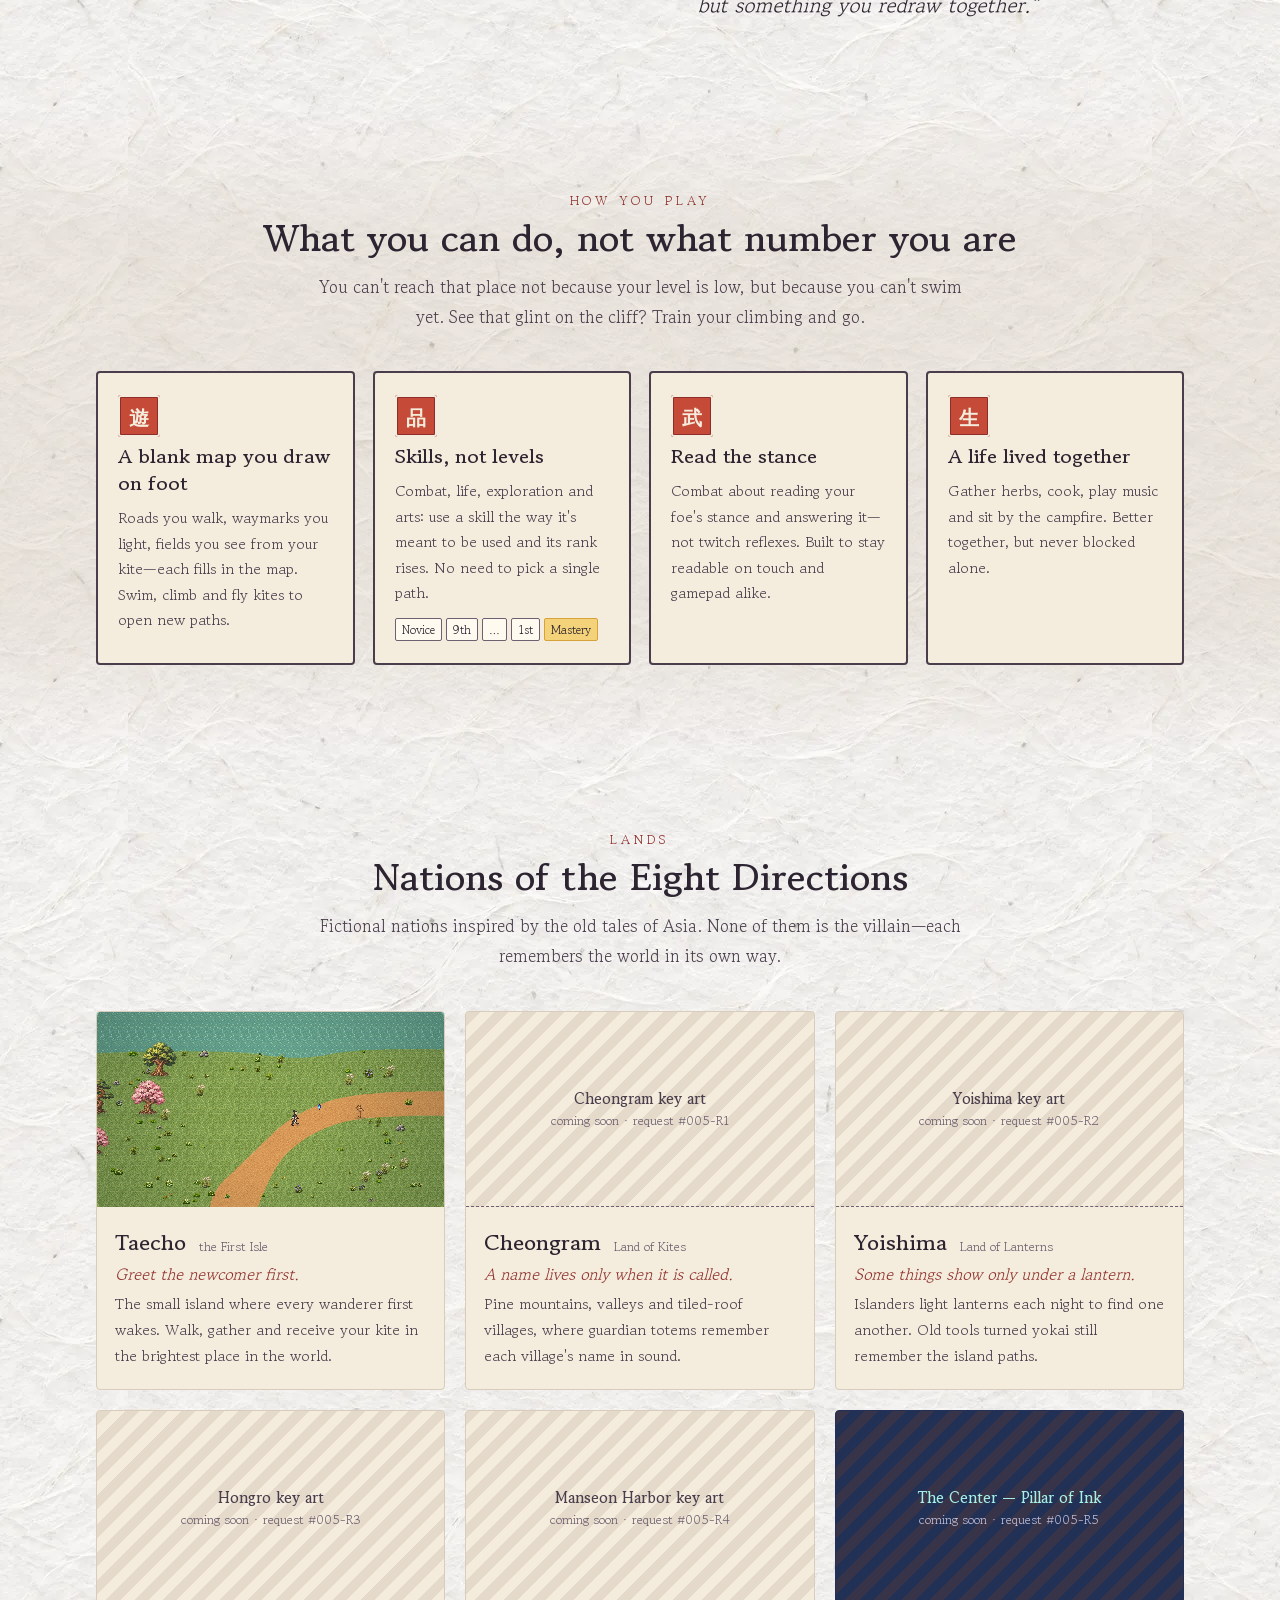
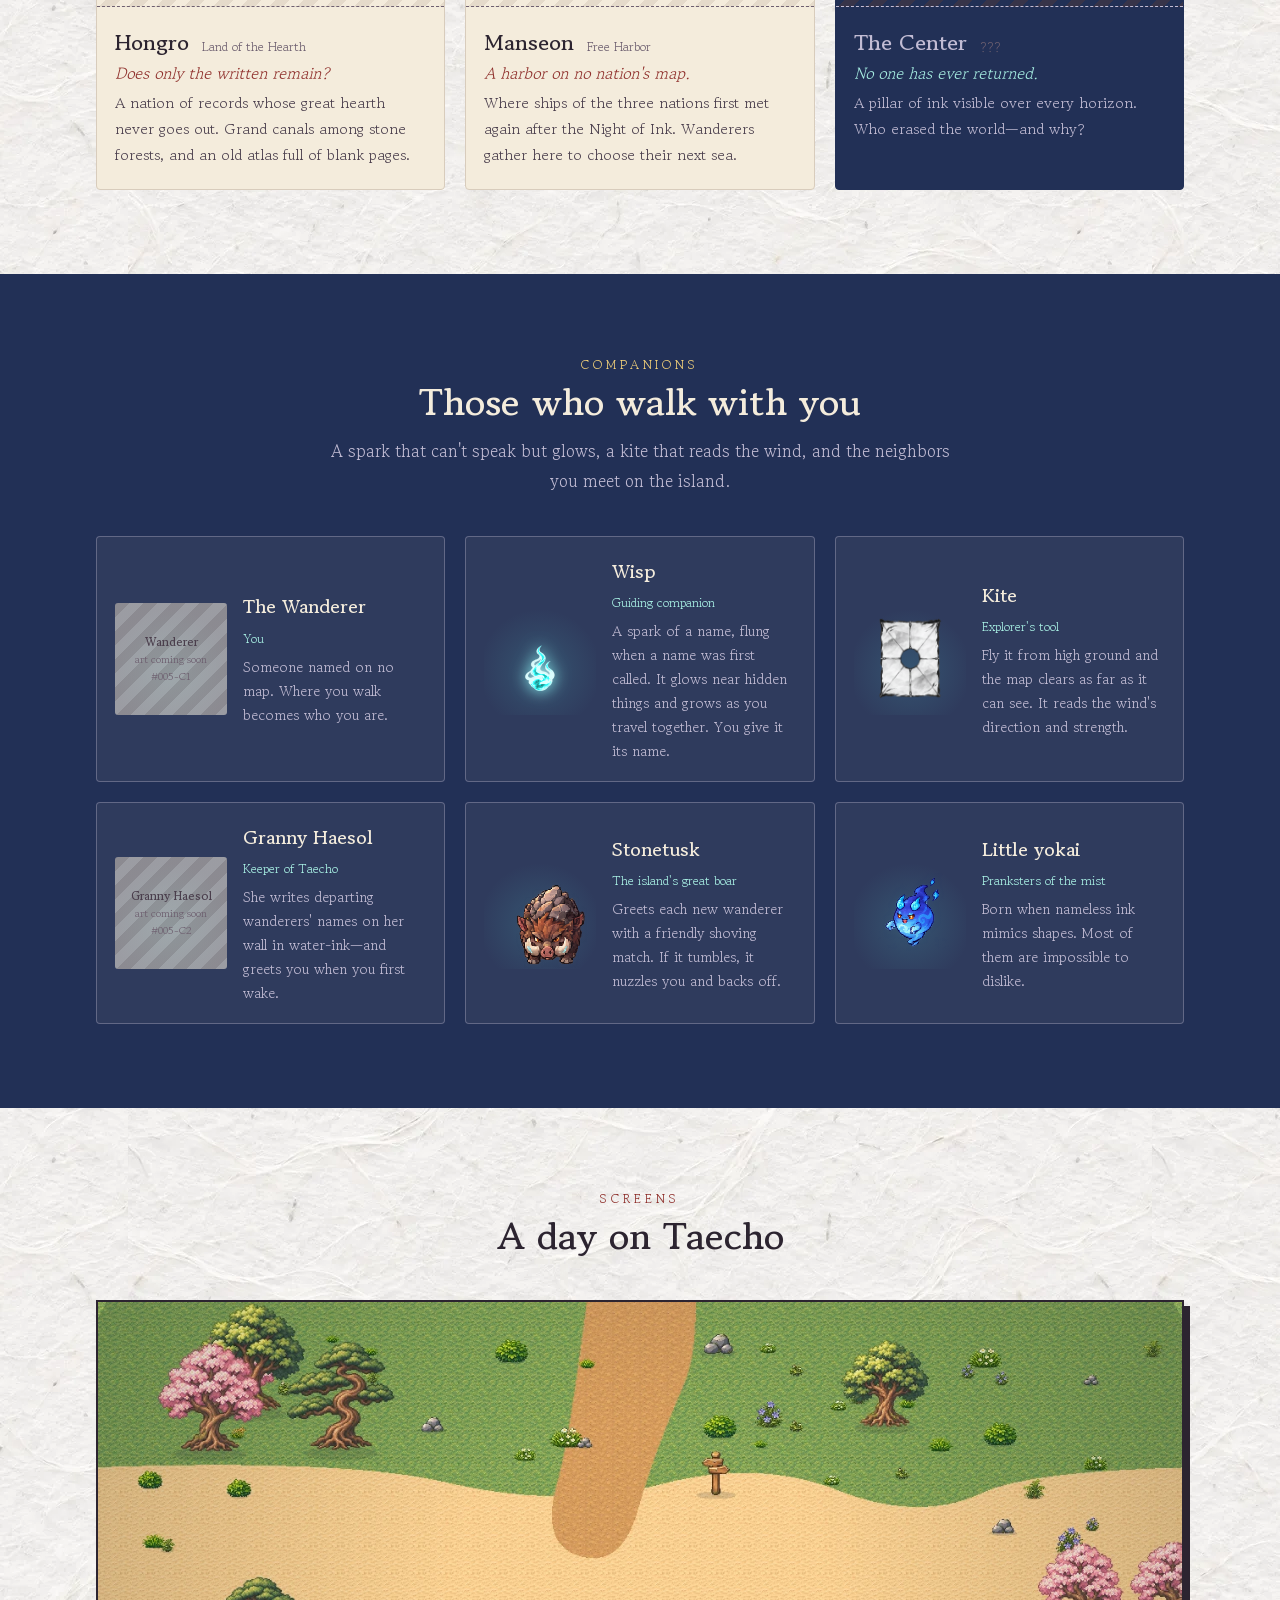
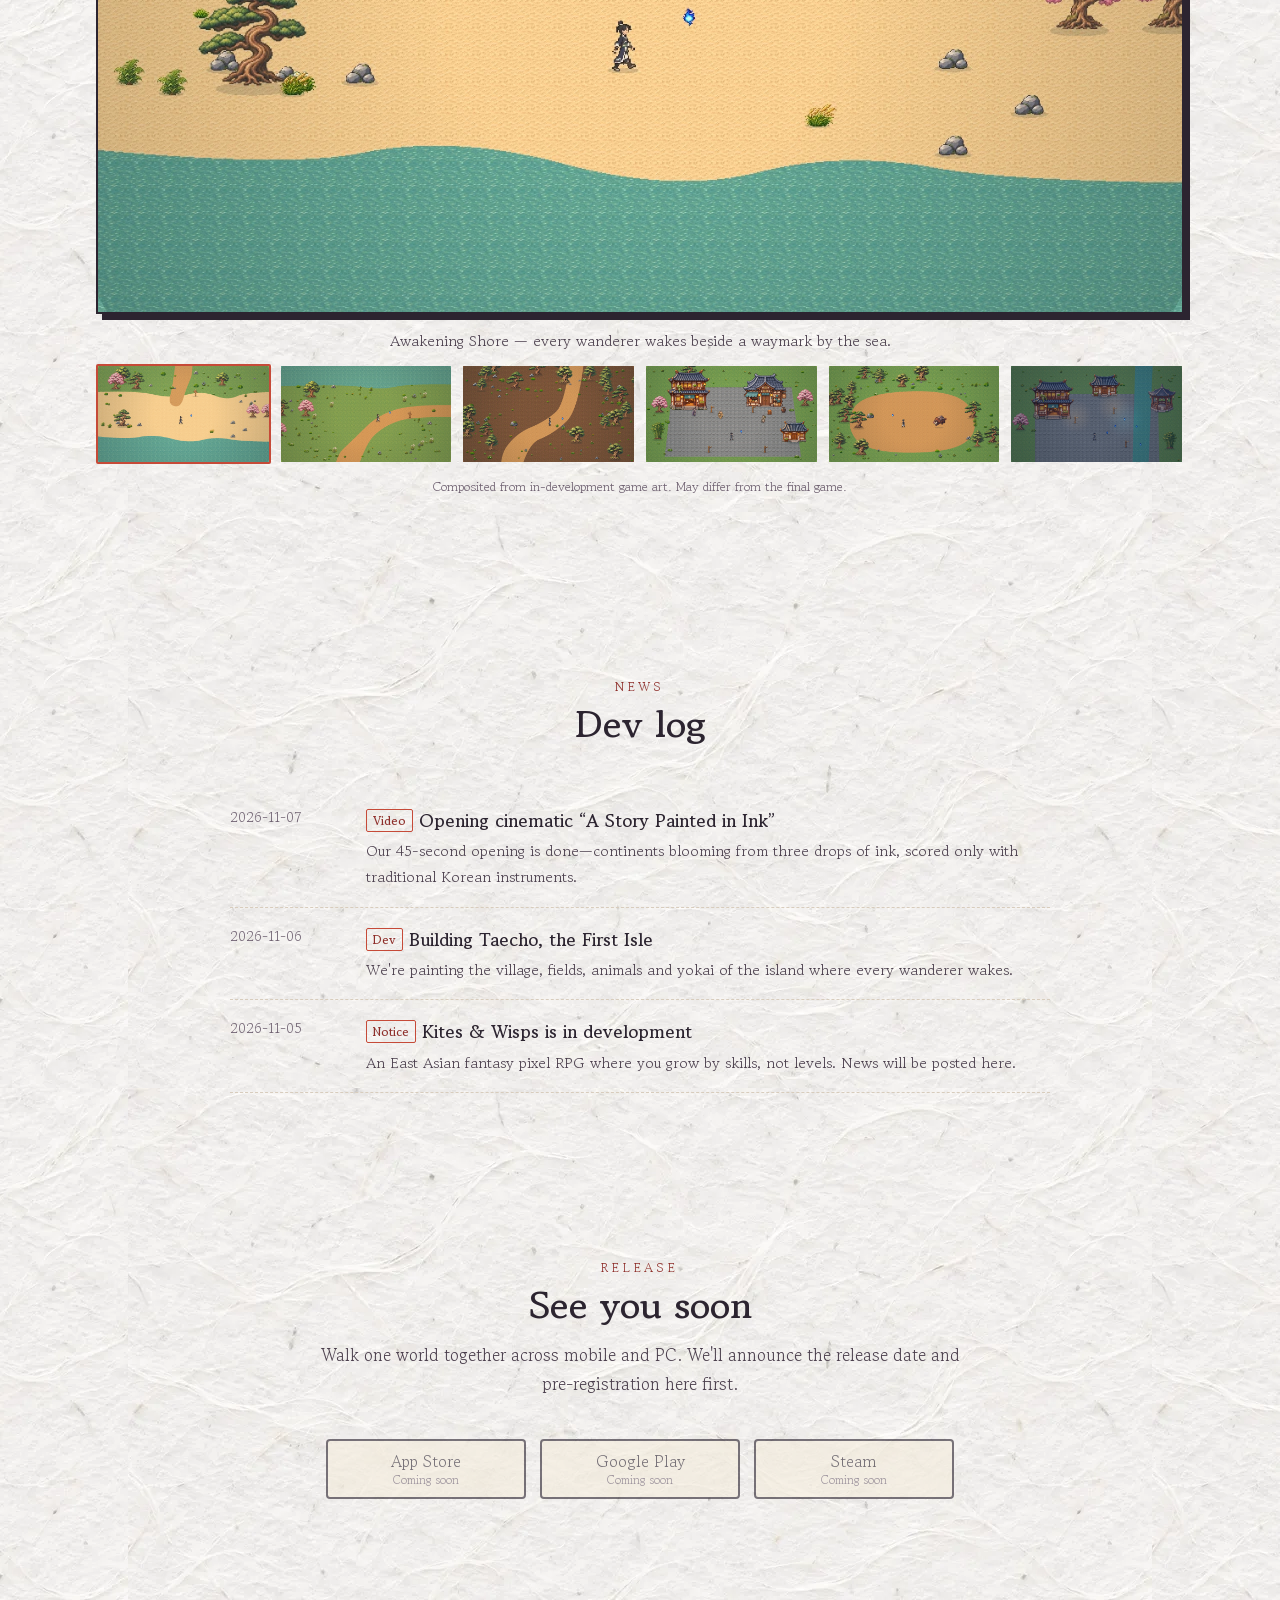
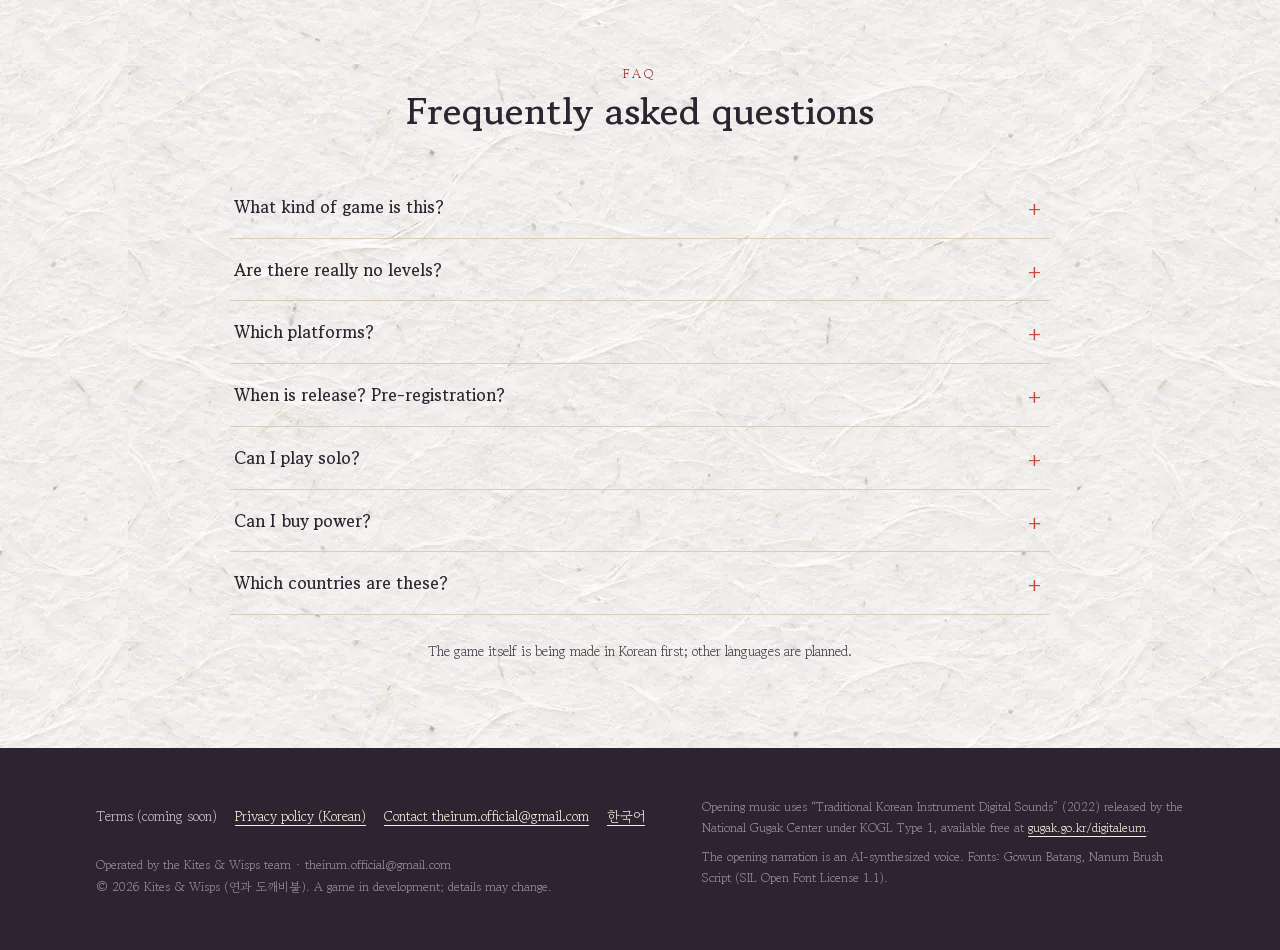
<file: en/index.html>
<!doctype html>
<html lang="en" class="no-js">
<head>
<meta charset="utf-8">
<meta name="viewport" content="width=device-width, initial-scale=1">
<title>Kites &amp; Wisps — An East Asian fantasy pixel RPG you redraw on foot</title>
<meta name="description" content="A real-time online pixel RPG where you walk an ink-erased world back onto a blank map, with a kite and a wisp at your side. No levels—grow by the skills you use. Mobile and Steam cross-play.">
<meta name="theme-color" content="#f4ecdc">
<link rel="canonical" href="https://kites-and-wisps.web.app/en/">
<link rel="alternate" hreflang="ko" href="https://kites-and-wisps.web.app/">
<link rel="alternate" hreflang="en" href="https://kites-and-wisps.web.app/en/">
<link rel="alternate" hreflang="x-default" href="https://kites-and-wisps.web.app/en/">
<meta property="og:type" content="website">
<meta property="og:site_name" content="Kites &amp; Wisps">
<meta property="og:title" content="Kites &amp; Wisps — An East Asian fantasy pixel RPG">
<meta property="og:description" content="A wanderer redraws an ink-erased world on a blank map. No levels—just the things you learn to do.">
<meta property="og:url" content="https://kites-and-wisps.web.app/en/">
<meta property="og:image" content="https://kites-and-wisps.web.app/assets/img/og_1200x630.jpg">
<meta property="og:image:width" content="1200">
<meta property="og:image:height" content="630">
<meta property="og:image:alt" content="An ink-painted village with a kite and a wisp, under the brush-lettered Korean title">
<meta property="og:locale" content="en_US">
<meta property="og:locale:alternate" content="ko_KR">
<meta name="twitter:card" content="summary_large_image">
<meta name="twitter:title" content="Kites &amp; Wisps">
<meta name="twitter:description" content="An East Asian fantasy pixel RPG where you redraw an erased world on a blank map.">
<meta name="twitter:image" content="https://kites-and-wisps.web.app/assets/img/og_1200x630.jpg">
<link rel="icon" href="../favicon.ico" sizes="any">
<link rel="apple-touch-icon" href="../apple-touch-icon.png">
<link rel="manifest" href="../site.webmanifest">
<link rel="preconnect" href="https://fonts.googleapis.com">
<link rel="preconnect" href="https://fonts.gstatic.com" crossorigin>
<link rel="stylesheet" href="https://fonts.googleapis.com/css2?family=Gowun+Batang:wght@400;700&family=Nanum+Brush+Script&display=swap" media="print" onload="this.media='all'">
<noscript><link rel="stylesheet" href="https://fonts.googleapis.com/css2?family=Gowun+Batang:wght@400;700&family=Nanum+Brush+Script&display=swap"></noscript>
<link rel="preload" as="image" href="../assets/img/hero_village_960.webp" imagesrcset="../assets/img/hero_village_960.webp 960w, ../assets/img/hero_village.webp 1672w" imagesizes="100vw">
<link rel="stylesheet" href="../assets/css/site.css?v=2">
<script type="application/ld+json">
{
  "@context": "https://schema.org",
  "@type": "VideoGame",
  "name": "Kites & Wisps",
  "alternateName": "연과 도깨비불",
  "url": "https://kites-and-wisps.web.app/en/",
  "inLanguage": ["en", "ko"],
  "description": "A real-time online East Asian fantasy pixel RPG about redrawing an ink-erased world on a blank map.",
  "genre": ["MMORPG", "Adventure", "Pixel art"],
  "gamePlatform": ["iOS", "Android", "PC (Steam)"],
  "playMode": ["MultiPlayer", "CoOp"],
  "image": "https://kites-and-wisps.web.app/assets/img/og_1200x630.jpg",
  "trailer": {
    "@type": "VideoObject",
    "name": "Kites & Wisps Opening — A Story Painted in Ink",
    "description": "An opening cinematic where continents bloom from three drops of ink and kites and wisps descend.",
    "thumbnailUrl": "https://kites-and-wisps.web.app/assets/img/trailer_poster.webp",
    "contentUrl": "https://kites-and-wisps.web.app/assets/video/opening_ink_v1.7_720p.mp4",
    "uploadDate": "2026-11-07",
    "duration": "PT45S"
  }
}
</script>
<script>document.documentElement.classList.remove('no-js')</script>
</head>
<body>
<a class="skip" href="#main">Skip to content</a>

<div class="intro" id="intro" role="dialog" aria-modal="true" aria-label="Intro cinematic" hidden>
  <video muted playsinline preload="auto" poster="../assets/img/trailer_poster.webp">
    <source src="../assets/video/opening_ink_v1.7_720p.mp4" type="video/mp4">
    <track kind="subtitles" srclang="en" label="English" src="../assets/video/opening_ink_v1.7.en.vtt" default>
  </video>
  <button class="intro-play" data-intro-play>▶ Watch with sound</button>
  <div class="intro-ui">
    <button class="intro-btn" data-intro-sound aria-pressed="false"><span class="on">Mute</span><span class="off">Sound on</span></button>
    <button class="intro-btn" data-intro-skip>Skip ›</button>
  </div>
  <div class="intro-bar" aria-hidden="true"><i></i></div>
</div>

<header class="site-head">
  <div class="wrap">
    <a class="brand" href="#top"><img src="../assets/img/logo_ko.webp" alt="연과 도깨비불" width="95" height="30"><span>Kites &amp; Wisps</span></a>
    <button class="nav-toggle" aria-expanded="false" aria-controls="nav">Menu</button>
    <nav class="nav" id="nav" aria-label="Main">
      <a href="#prereg">Pre-register</a>
      <a href="#world">World</a>
      <a href="#features">Play</a>
      <a href="#regions">Lands</a>
      <a href="#cast">Companions</a>
      <a href="#shots">Screens</a>
      <a href="#news">News</a>
      <a href="#faq">FAQ</a>
      <a class="lang" href="../" hreflang="ko" lang="ko">한국어</a>
    </nav>
  </div>
</header>

<main id="main">
  <section class="hero" id="top" aria-labelledby="hero-title">
    <div class="hero-bg">
      <img src="../assets/img/hero_village_960.webp" srcset="../assets/img/hero_village_960.webp 960w, ../assets/img/hero_village.webp 1672w" sizes="100vw" alt="" width="1672" height="941" fetchpriority="high">
    </div>
    <div class="hero-kite-line" aria-hidden="true"></div>
    <img class="hero-kite" src="../assets/img/kite.webp" alt="" width="360" height="356">
    <div class="hero-wisp wisp-sprite" aria-hidden="true"></div>
    <div class="hero-inner">
      <h1 id="hero-title"><img class="hero-logo" src="../assets/img/logo_ko.webp" alt="Kites &amp; Wisps (연과 도깨비불)" width="1200" height="380"></h1>
      <p class="hero-en">Kites &amp; Wisps</p>
      <div class="hero-copy">
      <p class="hero-tag">A world erased by ink mist—<br>redrawn, one step at a time.</p>
      <p class="hero-sub">A blank map, a kite that reads the wind, and a wisp that lights the way. An East Asian fantasy pixel RPG where you grow by what you learn to do—not by levels.</p>
      </div>
      <div class="cta">
        <a class="btn btn-seal" href="#prereg">Pre-register</a>
        <a class="btn" href="#trailer">▶ Watch the opening</a>
        <a class="btn" href="?intro" data-replay-intro>↺ Replay intro</a>
      </div>
      <p class="platforms">iOS · Android · Steam cross-play · Release date TBA</p>
    </div>
  </section>

  <section class="prereg" id="prereg" aria-labelledby="prereg-title">
    <div class="wrap">
      <div class="prereg-panel">
        <div class="prereg-head">
          <p class="sec-kicker">Get notified</p>
          <h2 class="sec-title" id="prereg-title">Pre-registration is open</h2>
          <p class="sec-lead">Pre-registration currently takes <b>Korean mobile numbers</b> only (launch notice by text message). Global pre-registration by email will open closer to launch.</p>
          <p style="margin-top:18px"><a class="btn btn-seal" href="../#prereg" hreflang="ko" lang="ko">한국어 사전예약 페이지로</a></p>
        </div>
      </div>
    </div>
  </section>

  <section class="trailer" id="trailer" aria-labelledby="trailer-title">
    <div class="wrap">
      <div class="sec-head">
        <p class="sec-kicker">Opening</p>
        <h2 class="sec-title" id="trailer-title">A Story Painted in Ink</h2>
      </div>
      <div class="video-frame">
        <video controls preload="none" playsinline poster="../assets/img/trailer_poster.webp" width="1280" height="720" aria-describedby="video-note">
          <source src="../assets/video/opening_ink_v1.7_720p.mp4" type="video/mp4">
          <track kind="subtitles" srclang="en" label="English" src="../assets/video/opening_ink_v1.7.en.vtt" default>
          Your browser can't play this video.
        </video>
      </div>
      <p class="video-note" id="video-note">45 seconds · with sound · English subtitles (Korean subtitles are part of the picture) · Korean narration is an AI-synthesized voice. Work in progress; may change before release.</p>
    </div>
  </section>

  <section id="world" aria-labelledby="world-title">
    <div class="wrap">
      <div class="sec-head">
        <p class="sec-kicker">World</p>
        <h2 class="sec-title" id="world-title">The world is a single painting</h2>
        <div class="brush-rule" aria-hidden="true"></div>
      </div>
      <div class="world-grid">
        <figure class="world-map ink" style="margin:0">
          <img src="../assets/img/world_continents.webp" alt="Two continents and an island nation painted in ink, mountains, rivers and tiled-roof villages glimpsed through mist." width="1600" height="900" loading="lazy">
        </figure>
        <div class="world-copy">
          <p>Painted in ink by Grandmother Ink and lifted aloft by Grandfather Wind—this is <strong>Palbang</strong>, the Eight Directions. Only things given a name remain in the painting.</p>
          <p>Centuries ago, on the <strong>Night of Ink</strong>, the great map of the world and every record were drowned in ink. Lands that lost their names became ink mist, and from that mist mischievous yokai are born.</p>
          <p>You are a <strong>Wanderer</strong>, a person named on no map. So you can walk anywhere—and wherever you walk is drawn again on the <strong>blank map</strong> in your hand.</p>
          <p class="quote">“A map is not something you finish,<br>but something you redraw together.”</p>
        </div>
      </div>
    </div>
  </section>

  <section class="features" id="features" aria-labelledby="feat-title">
    <div class="wrap">
      <div class="sec-head">
        <p class="sec-kicker">How you play</p>
        <h2 class="sec-title" id="feat-title">What you can do, not what number you are</h2>
        <p class="sec-lead">You can't reach that place not because your level is low, but because you can't swim yet. See that glint on the cliff? Train your climbing and go.</p>
      </div>
      <div class="feat-grid">
        <article class="feat ink"><span class="seal" aria-hidden="true">遊</span><h3>A blank map you draw on foot</h3><p>Roads you walk, waymarks you light, fields you see from your kite—each fills in the map. Swim, climb and fly kites to open new paths.</p></article>
        <article class="feat ink"><span class="seal" aria-hidden="true">品</span><h3>Skills, not levels</h3><p>Combat, life, exploration and arts: use a skill the way it's meant to be used and its rank rises. No need to pick a single path.</p><div class="rank-strip" aria-label="Rank steps"><span>Novice</span><span>9th</span><span>…</span><span>1st</span><span>Mastery</span></div></article>
        <article class="feat ink"><span class="seal" aria-hidden="true">武</span><h3>Read the stance</h3><p>Combat about reading your foe's stance and answering it—not twitch reflexes. Built to stay readable on touch and gamepad alike.</p></article>
        <article class="feat ink"><span class="seal" aria-hidden="true">生</span><h3>A life lived together</h3><p>Gather herbs, cook, play music and sit by the campfire. Better together, but never blocked alone.</p></article>
      </div>
    </div>
  </section>

  <section id="regions" aria-labelledby="regions-title">
    <div class="wrap">
      <div class="sec-head">
        <p class="sec-kicker">Lands</p>
        <h2 class="sec-title" id="regions-title">Nations of the Eight Directions</h2>
        <p class="sec-lead">Fictional nations inspired by the old tales of Asia. None of them is the villain—each remembers the world in its own way.</p>
      </div>
      <div class="region-grid">
        <article class="region">
          <img src="../assets/img/shots/07_wind_meadow.webp" alt="Wind Hill on Taecho: a wanderer and a blue wisp on a dirt path through meadow, beside a wooden signpost." width="1280" height="720" loading="lazy" class="pixel" style="aspect-ratio:16/9;object-fit:cover;object-position:56% 50%">
          <div class="region-body"><h3>Taecho <small>the First Isle</small></h3><p class="motto">Greet the newcomer first.</p><p>The small island where every wanderer first wakes. Walk, gather and receive your kite in the brightest place in the world.</p></div>
        </article>
        <article class="region">
          <div class="ph" role="img" aria-label="Cheongram key art coming soon"><span><b>Cheongram key art</b>coming soon · request #005-R1</span></div>
          <div class="region-body"><h3>Cheongram <small>Land of Kites</small></h3><p class="motto">A name lives only when it is called.</p><p>Pine mountains, valleys and tiled-roof villages, where guardian totems remember each village's name in sound.</p></div>
        </article>
        <article class="region">
          <div class="ph" role="img" aria-label="Yoishima key art coming soon"><span><b>Yoishima key art</b>coming soon · request #005-R2</span></div>
          <div class="region-body"><h3>Yoishima <small>Land of Lanterns</small></h3><p class="motto">Some things show only under a lantern.</p><p>Islanders light lanterns each night to find one another. Old tools turned yokai still remember the island paths.</p></div>
        </article>
        <article class="region">
          <div class="ph" role="img" aria-label="Hongro key art coming soon"><span><b>Hongro key art</b>coming soon · request #005-R3</span></div>
          <div class="region-body"><h3>Hongro <small>Land of the Hearth</small></h3><p class="motto">Does only the written remain?</p><p>A nation of records whose great hearth never goes out. Grand canals among stone forests, and an old atlas full of blank pages.</p></div>
        </article>
        <article class="region">
          <div class="ph" role="img" aria-label="Manseon Harbor key art coming soon"><span><b>Manseon Harbor key art</b>coming soon · request #005-R4</span></div>
          <div class="region-body"><h3>Manseon <small>Free Harbor</small></h3><p class="motto">A harbor on no nation's map.</p><p>Where ships of the three nations first met again after the Night of Ink. Wanderers gather here to choose their next sea.</p></div>
        </article>
        <article class="region mystery">
          <div class="ph dark" role="img" aria-label="The Center key art coming soon"><span><b>The Center — Pillar of Ink</b>coming soon · request #005-R5</span></div>
          <div class="region-body"><h3>The Center <small>???</small></h3><p class="motto">No one has ever returned.</p><p>A pillar of ink visible over every horizon. Who erased the world—and why?</p></div>
        </article>
      </div>
    </div>
  </section>

  <section class="cast" id="cast" aria-labelledby="cast-title">
    <div class="wrap">
      <div class="sec-head">
        <p class="sec-kicker">Companions</p>
        <h2 class="sec-title" id="cast-title">Those who walk with you</h2>
        <p class="sec-lead">A spark that can't speak but glows, a kite that reads the wind, and the neighbors you meet on the island.</p>
      </div>
      <div class="cast-grid">
        <article class="who"><div class="who-art"><div class="ph square"><span><b>Wanderer</b>art coming soon<br>#005-C1</span></div></div><div><h3>The Wanderer</h3><p class="role">You</p><p>Someone named on no map. Where you walk becomes who you are.</p></div></article>
        <article class="who"><div class="who-art"><div class="wisp-sprite" aria-hidden="true"></div></div><div><h3>Wisp</h3><p class="role">Guiding companion</p><p>A spark of a name, flung when a name was first called. It glows near hidden things and grows as you travel together. You give it its name.</p></div></article>
        <article class="who"><div class="who-art"><img class="kite" src="../assets/img/kite.webp" alt="" width="360" height="356" loading="lazy"></div><div><h3>Kite</h3><p class="role">Explorer's tool</p><p>Fly it from high ground and the map clears as far as it can see. It reads the wind's direction and strength.</p></div></article>
        <article class="who"><div class="who-art"><div class="ph square"><span><b>Granny Haesol</b>art coming soon<br>#005-C2</span></div></div><div><h3>Granny Haesol</h3><p class="role">Keeper of Taecho</p><p>She writes departing wanderers' names on her wall in water-ink—and greets you when you first wake.</p></div></article>
        <article class="who"><div class="who-art"><div class="sprite2 sprite-dol" role="img" aria-label="Stonetusk pixel art"></div></div><div><h3>Stonetusk</h3><p class="role">The island's great boar</p><p>Greets each new wanderer with a friendly shoving match. If it tumbles, it nuzzles you and backs off.</p></div></article>
        <article class="who"><div class="who-art"><div class="sprite2 sprite-imp" role="img" aria-label="Little blue-ember yokai pixel art"></div></div><div><h3>Little yokai</h3><p class="role">Pranksters of the mist</p><p>Born when nameless ink mimics shapes. Most of them are impossible to dislike.</p></div></article>
      </div>
    </div>
  </section>

  <section id="shots" aria-labelledby="shots-title">
    <div class="wrap">
      <div class="sec-head">
        <p class="sec-kicker">Screens</p>
        <h2 class="sec-title" id="shots-title">A day on Taecho</h2>
      </div>
      <div class="shots-main ink">
        <img id="shot-main" src="../assets/img/shots/01_awakening_shore.webp" alt="Awakening Shore: a sandy shore with pine and cherry trees, where a wanderer wakes beside a waymark." width="1280" height="720" loading="lazy">
      </div>
      <p class="shots-cap" id="shot-cap" aria-live="polite">Awakening Shore — every wanderer wakes beside a waymark by the sea.</p>
      <ul class="shots-thumbs" aria-label="Choose a screenshot">
        <li><button aria-current="true" data-src="../assets/img/shots/01_awakening_shore.webp" data-cap="Awakening Shore — every wanderer wakes beside a waymark by the sea." data-alt="Awakening Shore: a sandy shore with pine and cherry trees, where a wanderer wakes beside a waymark."><img src="../assets/img/shots/01_awakening_shore.webp" alt="Awakening Shore" width="1280" height="720" loading="lazy"></button></li>
        <li><button data-src="../assets/img/shots/07_wind_meadow.webp" data-cap="Wind Hill — follow the path to the signpost, your wisp leading the way." data-alt="Wind Hill: a wanderer and wisp on a dirt path through meadow, with a wooden signpost."><img src="../assets/img/shots/07_wind_meadow.webp" alt="Wind Hill" width="1280" height="720" loading="lazy"></button></li>
        <li><button data-src="../assets/img/shots/03_forest_gathering.webp" data-cap="Forest Gathering — dig herbs and your gathering skill grows." data-alt="Forest Gathering: a wanderer gathering among conifers and old trees."><img src="../assets/img/shots/03_forest_gathering.webp" alt="Forest Gathering" width="1280" height="720" loading="lazy"></button></li>
        <li><button data-src="../assets/img/shots/04_village_square.webp" data-cap="Village Square — a teahouse, a general store and neighbors." data-alt="Village Square: a stone plaza with a teahouse, shops, tiled houses and villagers."><img src="../assets/img/shots/04_village_square.webp" alt="Village Square" width="1280" height="720" loading="lazy"></button></li>
        <li><button data-src="../assets/img/shots/08_stone_tusk_battle.webp" data-cap="A shoving match with Stonetusk — its charge is a greeting. Read the stance and answer it." data-alt="A wanderer faces a great boar in the meadow."><img src="../assets/img/shots/08_stone_tusk_battle.webp" alt="Shoving match with Stonetusk" width="1280" height="720" loading="lazy"></button></li>
        <li><button data-src="../assets/img/shots/09_village_wisps_night.webp" data-cap="Night of Wisps — after dark, blue sparks drift through the village." data-alt="Night of Wisps: blue wisps float over the plaza between a lit teahouse and a pavilion."><img src="../assets/img/shots/09_village_wisps_night.webp" alt="Night of Wisps" width="1280" height="720" loading="lazy"></button></li>
      </ul>
      <p class="shots-note">Composited from in-development game art. May differ from the final game.</p>
    </div>
  </section>

  <section id="news" aria-labelledby="news-title">
    <div class="wrap">
      <div class="sec-head"><p class="sec-kicker">News</p><h2 class="sec-title" id="news-title">Dev log</h2></div>
      <ul class="news-list">
        <li><time datetime="2026-11-07">2026-11-07</time><div><h3><span class="tag">Video</span>Opening cinematic “A Story Painted in Ink”</h3><p>Our 45-second opening is done—continents blooming from three drops of ink, scored only with traditional Korean instruments.</p></div></li>
        <li><time datetime="2026-11-06">2026-11-06</time><div><h3><span class="tag">Dev</span>Building Taecho, the First Isle</h3><p>We're painting the village, fields, animals and yokai of the island where every wanderer wakes.</p></div></li>
        <li><time datetime="2026-11-05">2026-11-05</time><div><h3><span class="tag">Notice</span>Kites &amp; Wisps is in development</h3><p>An East Asian fantasy pixel RPG where you grow by skills, not levels. News will be posted here.</p></div></li>
      </ul>
    </div>
  </section>

  <section class="download" id="download" aria-labelledby="dl-title">
    <div class="wrap">
      <div class="sec-head">
        <p class="sec-kicker">Release</p>
        <h2 class="sec-title" id="dl-title">See you soon</h2>
        <p class="sec-lead">Walk one world together across mobile and PC. We'll announce the release date and pre-registration here first.</p>
      </div>
      <div class="store-row">
        <span class="btn store" aria-disabled="true">App Store<small>Coming soon</small></span>
        <span class="btn store" aria-disabled="true">Google Play<small>Coming soon</small></span>
        <span class="btn store" aria-disabled="true">Steam<small>Coming soon</small></span>
      </div>
    </div>
  </section>

  <section id="faq" aria-labelledby="faq-title">
    <div class="wrap">
      <div class="sec-head"><p class="sec-kicker">FAQ</p><h2 class="sec-title" id="faq-title">Frequently asked questions</h2></div>
      <div class="faq">
        <details><summary>What kind of game is this?</summary><p>A real-time online pixel RPG set in an East Asian fantasy world erased by ink mist, which you redraw on a blank map. Exploration comes first, with combat, life skills and arts alongside.</p></details>
        <details><summary>Are there really no levels?</summary><p>Right. Instead of a character level, each skill has ranks (Novice → 9th … 1st → Mastery). Skills rise as you use them in their own way, and new paths open through what you can do—like swimming or climbing—not a level number.</p></details>
        <details><summary>Which platforms?</summary><p>We're aiming for iOS, Android and PC (Steam), all playing in the same world (cross-play). The game is landscape, with touch and gamepad support planned.</p></details>
        <details><summary>When is release? Pre-registration?</summary><p>Not decided yet. It will be announced in the news here first.</p></details>
        <details><summary>Can I play solo?</summary><p>Yes. Some things are better together, but parties are never forced and solo play should never get stuck.</p></details>
        <details><summary>Can I buy power?</summary><p>Our principle is that paid items never directly raise skill training or combat power. Details will be shared before release.</p></details>
        <details><summary>Which countries are these?</summary><p>Fictional nations inspired by folklore from Korea, Japan, China and elsewhere in Asia. We don't use real countries, histories or place names, and no nation is portrayed as the villain.</p></details>
      </div>
      <p class="sec-lead" style="text-align:center;margin-top:24px;font-size:14px">The game itself is being made in Korean first; other languages are planned.</p>
    </div>
  </section>
</main>

<footer class="site-foot">
  <div class="wrap">
    <div class="foot-grid">
      <div>
        <ul class="foot-links">
          <li><span aria-disabled="true">Terms (coming soon)</span></li>
          <li><a href="../privacy.html" hreflang="ko">Privacy policy (Korean)</a></li>
          <li><a href="mailto:theirum.official@gmail.com">Contact theirum.official@gmail.com</a></li>
          <li><a href="../" hreflang="ko" lang="ko">한국어</a></li>
        </ul>
        <p class="copy">Operated by the Kites &amp; Wisps team · theirum.official@gmail.com<br>© 2026 Kites &amp; Wisps (연과 도깨비불). A game in development; details may change.</p>
      </div>
      <div class="credits">
        <p>Opening music uses “Traditional Korean Instrument Digital Sounds” (2022) released by the National Gugak Center under KOGL Type 1, available free at <a href="https://www.gugak.go.kr/digitaleum" rel="noopener">gugak.go.kr/digitaleum</a>.</p>
        <p>The opening narration is an AI-synthesized voice. Fonts: Gowun Batang, Nanum Brush Script (SIL Open Font License 1.1).</p>
      </div>
    </div>
  </div>
</footer>

<div class="cursor-wisp" aria-hidden="true"></div>
<script src="../assets/js/site.js?v=2" defer></script>
</body>
</html>
</file>
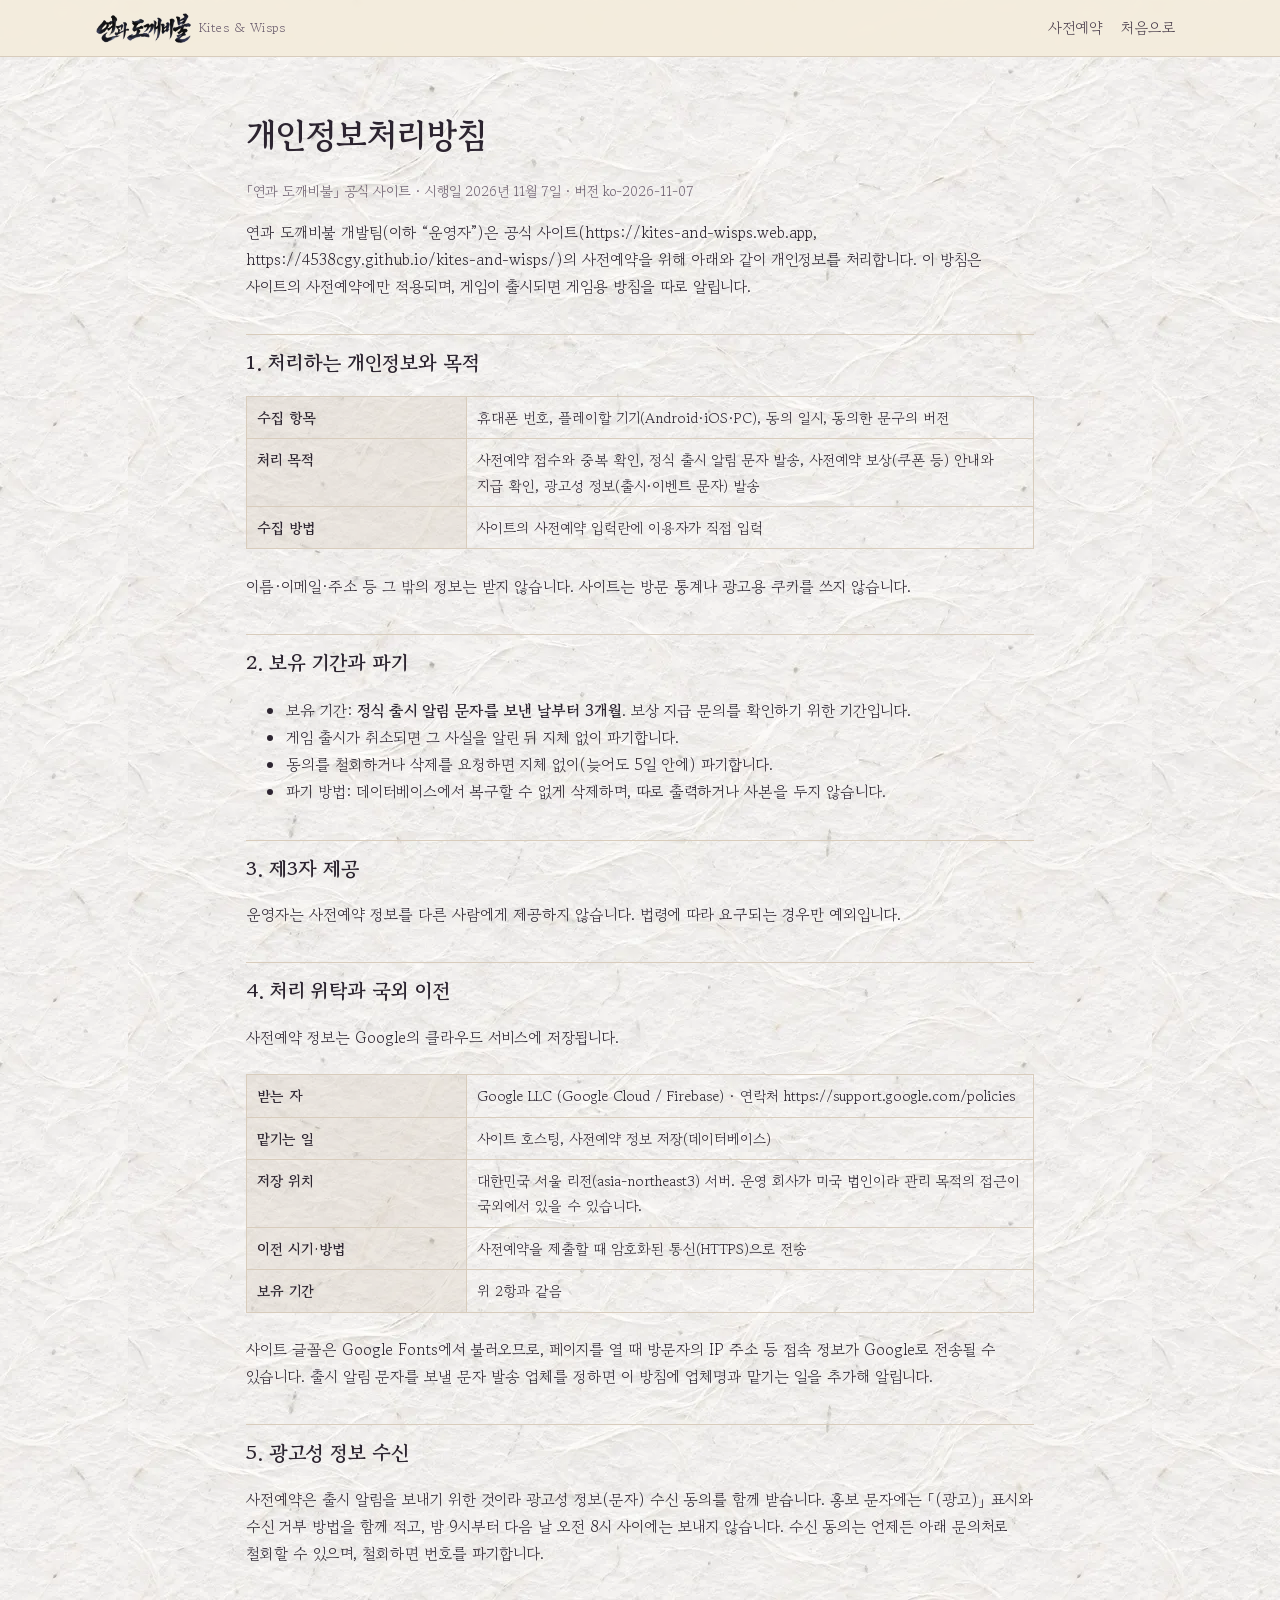
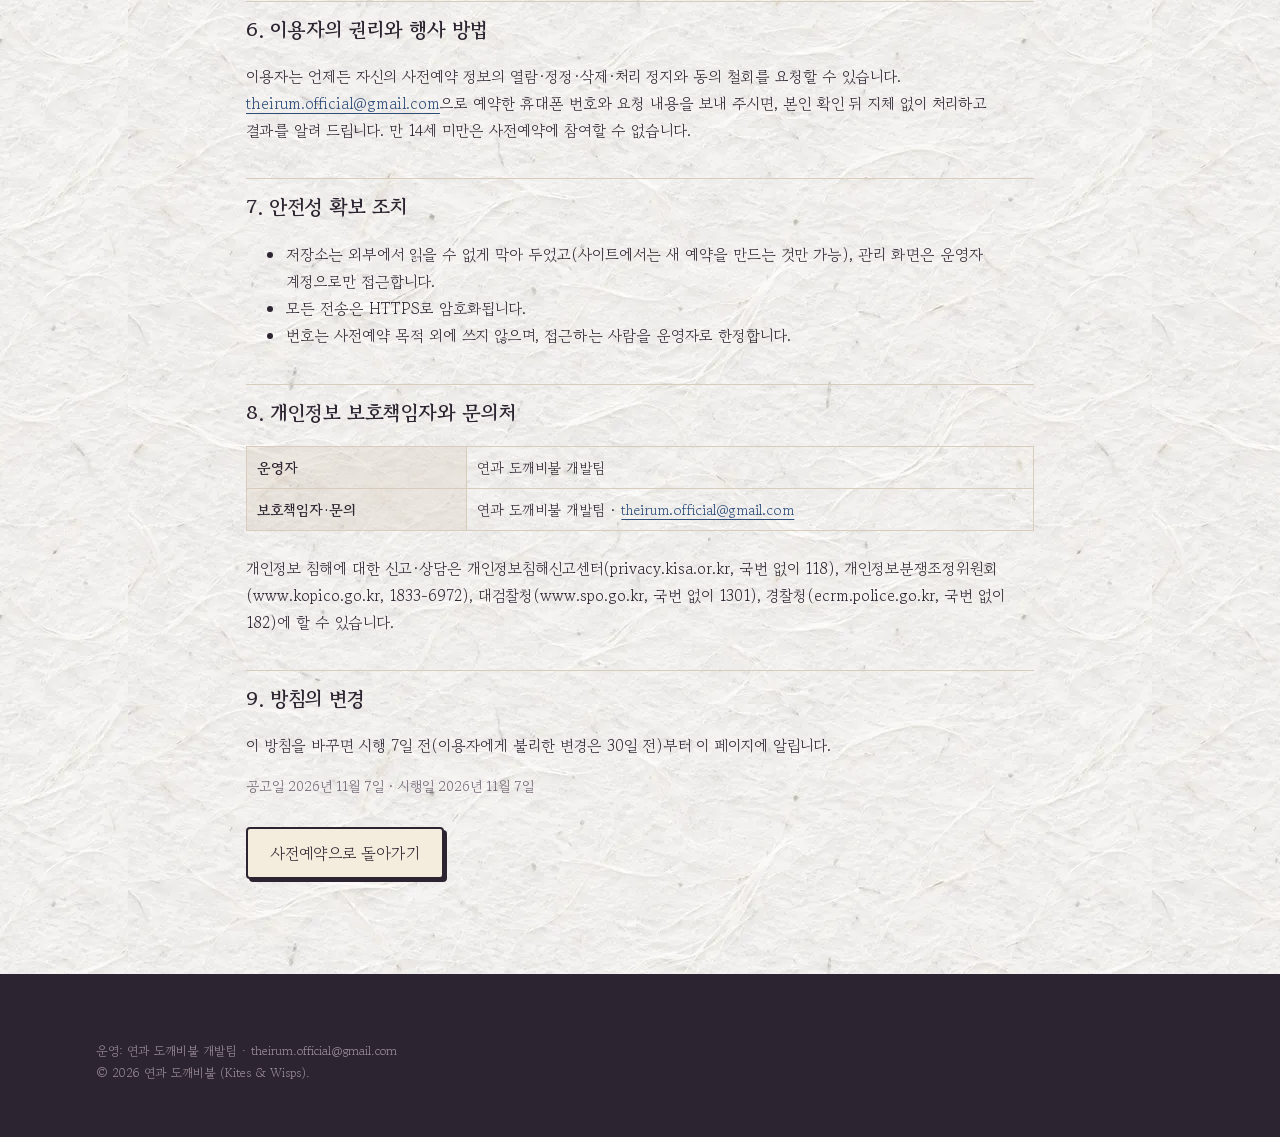
<file: privacy.html>
<!doctype html>
<html lang="ko">
<head>
<meta charset="utf-8">
<meta name="viewport" content="width=device-width, initial-scale=1">
<title>개인정보처리방침 — 연과 도깨비불</title>
<meta name="description" content="「연과 도깨비불」 공식 사이트 사전예약의 개인정보처리방침입니다.">
<meta name="theme-color" content="#f4ecdc">
<link rel="canonical" href="https://kites-and-wisps.web.app/privacy">
<link rel="icon" href="favicon.ico" sizes="any">
<link rel="stylesheet" href="https://fonts.googleapis.com/css2?family=Gowun+Batang:wght@400;700&display=swap" media="print" onload="this.media='all'">
<link rel="stylesheet" href="assets/css/site.css?v=2">
</head>
<body>
<a class="skip" href="#main">본문으로 건너뛰기</a>
<header class="site-head">
  <div class="wrap">
    <a class="brand" href="./"><img src="assets/img/logo_ko.webp" alt="연과 도깨비불" width="95" height="30"><span>Kites &amp; Wisps</span></a>
    <nav class="doc-nav" aria-label="주 메뉴"><a href="./#prereg">사전예약</a><a href="./">처음으로</a></nav>
  </div>
</header>
<main id="main" class="doc">
  <h1>개인정보처리방침</h1>
  <p class="meta">「연과 도깨비불」 공식 사이트 · 시행일 2026년 11월 7일 · 버전 ko-2026-11-07</p>
  <p>연과 도깨비불 개발팀(이하 “운영자”)은 공식 사이트(https://kites-and-wisps.web.app, https://4538cgy.github.io/kites-and-wisps/)의 사전예약을 위해 아래와 같이 개인정보를 처리합니다. 이 방침은 사이트의 사전예약에만 적용되며, 게임이 출시되면 게임용 방침을 따로 알립니다.</p>

  <h2>1. 처리하는 개인정보와 목적</h2>
  <div class="table-wrap"><table>
    <tr><th>수집 항목</th><td>휴대폰 번호, 플레이할 기기(Android·iOS·PC), 동의 일시, 동의한 문구의 버전</td></tr>
    <tr><th>처리 목적</th><td>사전예약 접수와 중복 확인, 정식 출시 알림 문자 발송, 사전예약 보상(쿠폰 등) 안내와 지급 확인, 광고성 정보(출시·이벤트 문자) 발송</td></tr>
    <tr><th>수집 방법</th><td>사이트의 사전예약 입력란에 이용자가 직접 입력</td></tr>
  </table></div>
  <p>이름·이메일·주소 등 그 밖의 정보는 받지 않습니다. 사이트는 방문 통계나 광고용 쿠키를 쓰지 않습니다.</p>

  <h2>2. 보유 기간과 파기</h2>
  <ul>
    <li>보유 기간: <b>정식 출시 알림 문자를 보낸 날부터 3개월</b>. 보상 지급 문의를 확인하기 위한 기간입니다.</li>
    <li>게임 출시가 취소되면 그 사실을 알린 뒤 지체 없이 파기합니다.</li>
    <li>동의를 철회하거나 삭제를 요청하면 지체 없이(늦어도 5일 안에) 파기합니다.</li>
    <li>파기 방법: 데이터베이스에서 복구할 수 없게 삭제하며, 따로 출력하거나 사본을 두지 않습니다.</li>
  </ul>

  <h2>3. 제3자 제공</h2>
  <p>운영자는 사전예약 정보를 다른 사람에게 제공하지 않습니다. 법령에 따라 요구되는 경우만 예외입니다.</p>

  <h2>4. 처리 위탁과 국외 이전</h2>
  <p>사전예약 정보는 Google의 클라우드 서비스에 저장됩니다.</p>
  <div class="table-wrap"><table>
    <tr><th>받는 자</th><td>Google LLC (Google Cloud / Firebase) · 연락처 https://support.google.com/policies</td></tr>
    <tr><th>맡기는 일</th><td>사이트 호스팅, 사전예약 정보 저장(데이터베이스)</td></tr>
    <tr><th>저장 위치</th><td>대한민국 서울 리전(asia-northeast3) 서버. 운영 회사가 미국 법인이라 관리 목적의 접근이 국외에서 있을 수 있습니다.</td></tr>
    <tr><th>이전 시기·방법</th><td>사전예약을 제출할 때 암호화된 통신(HTTPS)으로 전송</td></tr>
    <tr><th>보유 기간</th><td>위 2항과 같음</td></tr>
  </table></div>
  <p>사이트 글꼴은 Google Fonts에서 불러오므로, 페이지를 열 때 방문자의 IP 주소 등 접속 정보가 Google로 전송될 수 있습니다. 출시 알림 문자를 보낼 문자 발송 업체를 정하면 이 방침에 업체명과 맡기는 일을 추가해 알립니다.</p>

  <h2>5. 광고성 정보 수신</h2>
  <p>사전예약은 출시 알림을 보내기 위한 것이라 광고성 정보(문자) 수신 동의를 함께 받습니다. 홍보 문자에는 「(광고)」 표시와 수신 거부 방법을 함께 적고, 밤 9시부터 다음 날 오전 8시 사이에는 보내지 않습니다. 수신 동의는 언제든 아래 문의처로 철회할 수 있으며, 철회하면 번호를 파기합니다.</p>

  <h2>6. 이용자의 권리와 행사 방법</h2>
  <p>이용자는 언제든 자신의 사전예약 정보의 열람·정정·삭제·처리 정지와 동의 철회를 요청할 수 있습니다. <a href="mailto:theirum.official@gmail.com">theirum.official@gmail.com</a>으로 예약한 휴대폰 번호와 요청 내용을 보내 주시면, 본인 확인 뒤 지체 없이 처리하고 결과를 알려 드립니다. 만 14세 미만은 사전예약에 참여할 수 없습니다.</p>

  <h2>7. 안전성 확보 조치</h2>
  <ul>
    <li>저장소는 외부에서 읽을 수 없게 막아 두었고(사이트에서는 새 예약을 만드는 것만 가능), 관리 화면은 운영자 계정으로만 접근합니다.</li>
    <li>모든 전송은 HTTPS로 암호화됩니다.</li>
    <li>번호는 사전예약 목적 외에 쓰지 않으며, 접근하는 사람을 운영자로 한정합니다.</li>
  </ul>

  <h2>8. 개인정보 보호책임자와 문의처</h2>
  <div class="table-wrap"><table>
    <tr><th>운영자</th><td>연과 도깨비불 개발팀</td></tr>
    <tr><th>보호책임자·문의</th><td>연과 도깨비불 개발팀 · <a href="mailto:theirum.official@gmail.com">theirum.official@gmail.com</a></td></tr>
  </table></div>
  <p>개인정보 침해에 대한 신고·상담은 개인정보침해신고센터(privacy.kisa.or.kr, 국번 없이 118), 개인정보분쟁조정위원회(www.kopico.go.kr, 1833-6972), 대검찰청(www.spo.go.kr, 국번 없이 1301), 경찰청(ecrm.police.go.kr, 국번 없이 182)에 할 수 있습니다.</p>

  <h2>9. 방침의 변경</h2>
  <p>이 방침을 바꾸면 시행 7일 전(이용자에게 불리한 변경은 30일 전)부터 이 페이지에 알립니다.</p>
  <p class="meta">공고일 2026년 11월 7일 · 시행일 2026년 11월 7일</p>
  <p style="margin-top:28px"><a class="btn" href="./#prereg">사전예약으로 돌아가기</a></p>
</main>
<footer class="site-foot"><div class="wrap"><p class="copy">운영: 연과 도깨비불 개발팀 · theirum.official@gmail.com<br>© 2026 연과 도깨비불 (Kites &amp; Wisps).</p></div></footer>
</body>
</html>
</file>
<file: assets/css/site.css>
/* 연과 도깨비불 — 랜딩 v0.1
   색은 공용 팔레트(palettes/common.gpl) 이름 그대로. 브랜드 가이드가 나오면 여기 토큰만 바꾼다. */
:root {
  --hanji5: #f4ecdc;   /* 한지 5 — 바탕 */
  --hanji4: #d8ccbc;   /* 한지 4 — 섬유·구분선 */
  --meok0: #2c2430;    /* 먹 0 — 본문 */
  --meok1: #4a3e4c;    /* 먹 1 — 테두리 */
  --meok2: #6e6070;    /* 먹 2 — 보조 글자 */
  --hoe3: #9a8e98;     /* 회 3 */
  --juhong0: #8e2e2a;  /* 주홍 0 — 도장·강조(글자용) */
  --juhong1: #c64a38;  /* 주홍 1 — 도장 바탕 */
  --gold1: #d8a23a;    /* 금 1 */
  --gold2: #f4d27a;    /* 금 2 */
  --jjok-deep: #223056;/* 짙은 쪽빛 — 밤 섹션 */
  --jjok0: #2e4e7a;    /* 쪽빛 0 — 링크 */
  --jjok-pale: #aac4e2;/* 옅은 쪽빛 */
  --wisp0: #2e8a9a;    /* 도깨비불 0 */
  --wisp1: #52c8c8;    /* 도깨비불 1 */
  --wisp2: #a8f0e4;    /* 도깨비불 2 */
  --wisp3: #fffff2;    /* 도깨비불 3 */
  --fog3: #c2bcd4;     /* 먹물안개 3 */

  --font-body: "Gowun Batang", "Noto Serif KR", "AppleMyungjo", serif;
  --font-brush: "Nanum Brush Script", "Gowun Batang", cursive;
  --wrap: 1120px;
  --gutter: 16px;
  --radius: 4px;
  color-scheme: light;
}

*, *::before, *::after { box-sizing: border-box; }
html { scroll-behavior: smooth; -webkit-text-size-adjust: 100%; }
@media (prefers-reduced-motion: reduce) { html { scroll-behavior: auto; } }
body {
  margin: 0;
  background: var(--hanji5) url("../img/hanji.webp") center top / 1024px auto repeat;
  color: var(--meok0);
  font-family: var(--font-body);
  font-size: 17px;
  line-height: 1.75;
  word-break: keep-all;
  overflow-x: hidden;
}
:lang(en) body, body:lang(en) { word-break: normal; }
img, video { max-width: 100%; height: auto; display: block; }
a { color: var(--jjok0); text-underline-offset: 3px; }
a:hover { color: var(--juhong0); }
:focus-visible { outline: 3px solid var(--juhong1); outline-offset: 3px; border-radius: 2px; }
.sr-only { position: absolute; width: 1px; height: 1px; overflow: hidden; clip: rect(0 0 0 0); white-space: nowrap; }
.skip { position: absolute; left: 8px; top: -60px; z-index: 100; background: var(--meok0); color: var(--hanji5); padding: 8px 14px; }
.skip:focus { top: 8px; }

.wrap { width: 100%; max-width: var(--wrap); margin: 0 auto; padding: 0 var(--gutter); }
.pixel { image-rendering: pixelated; image-rendering: crisp-edges; }

/* ---------- 머리 ---------- */
.site-head {
  position: sticky; top: 0; z-index: 40;
  background: rgba(244, 236, 220, .92);
  border-bottom: 1px solid var(--hanji4);
  backdrop-filter: saturate(1.2) blur(4px);
}
.site-head .wrap { display: flex; align-items: center; gap: 12px; height: 56px; }
.brand { display: flex; align-items: center; gap: 8px; text-decoration: none; color: var(--meok0); flex-shrink: 0; }
.brand img { height: 30px; width: auto; }
.brand span { font-size: 13px; color: var(--meok2); letter-spacing: .04em; }
.nav { margin-left: auto; display: flex; align-items: center; gap: 4px; }
.nav a { color: var(--meok1); text-decoration: none; font-size: 15px; padding: 6px 10px; border-radius: var(--radius); }
.nav a:hover { background: var(--hanji4); color: var(--meok0); }
.nav .lang { border: 1px solid var(--meok2); font-size: 13px; padding: 4px 10px; }
.nav-toggle { display: none; margin-left: auto; background: none; border: 1px solid var(--meok2); border-radius: var(--radius); font: inherit; font-size: 14px; padding: 6px 12px; color: var(--meok0); min-height: 44px; }
@media (max-width: 880px) {
  .nav-toggle { display: block; }
  .nav { display: none; position: absolute; left: 0; right: 0; top: 56px; flex-direction: column; align-items: stretch; background: var(--hanji5); border-bottom: 1px solid var(--hanji4); padding: 8px var(--gutter) 16px; }
  .nav.open { display: flex; }
  .nav a { padding: 12px 10px; font-size: 16px; }
  .nav .lang { align-self: flex-start; margin-top: 6px; }
}

/* ---------- 히어로 ---------- */
.hero { position: relative; min-height: min(92vh, 860px); display: grid; align-items: end; overflow: hidden; isolation: isolate; }
.hero-bg { position: absolute; inset: 0; z-index: -2; }
.hero-bg img { width: 100%; height: 100%; object-fit: cover; object-position: 50% 70%; }
.hero::before { /* 위쪽 한지 + 아래 먹 번짐 */
  content: ""; position: absolute; inset: 0; z-index: -1;
  background:
    linear-gradient(180deg, rgba(244,236,220,.95) 0%, rgba(244,236,220,.55) 34%, rgba(244,236,220,0) 56%),
    linear-gradient(0deg, rgba(244,236,220,1) 0%, rgba(244,236,220,0) 18%);
}
.hero-inner { padding: 56px var(--gutter) 64px; text-align: center; align-self: start; }
.hero-logo { width: min(640px, 88vw); height: auto; margin: 0 auto; }
.hero-en { font-size: clamp(15px, 2.4vw, 20px); letter-spacing: .35em; text-transform: uppercase; color: var(--meok1); margin: 6px 0 0; }
.hero-tag { font-size: clamp(19px, 3.4vw, 28px); margin: 18px auto 6px; max-width: 30em; line-height: 1.5; }
.hero-sub { color: var(--meok1); margin: 0 auto 24px; max-width: 34em; font-size: 16px; }
.cta { display: flex; flex-wrap: wrap; justify-content: center; gap: 12px; }
.btn {
  display: inline-flex; align-items: center; justify-content: center; gap: 8px;
  min-height: 48px; padding: 10px 22px; border-radius: var(--radius);
  font: inherit; font-size: 16px; text-decoration: none; cursor: pointer;
  border: 2px solid var(--meok0); background: var(--hanji5); color: var(--meok0);
  box-shadow: 3px 3px 0 var(--meok0); transition: transform .12s, box-shadow .12s;
}
.btn:hover { transform: translate(-1px,-1px); box-shadow: 4px 4px 0 var(--meok0); color: var(--meok0); }
.btn:active { transform: translate(2px,2px); box-shadow: 1px 1px 0 var(--meok0); }
.btn-seal { background: var(--juhong1); color: var(--hanji5); border-color: var(--juhong0); box-shadow: 3px 3px 0 var(--juhong0); font-weight: 700; }
.btn-seal:hover { color: var(--hanji5); box-shadow: 4px 4px 0 var(--juhong0); }
.btn[aria-disabled="true"] { opacity: .62; cursor: not-allowed; box-shadow: none; transform: none; }
.platforms { margin-top: 18px; font-size: 14px; color: var(--meok2); letter-spacing: .06em; }

.hero-kite { position: absolute; right: 6%; top: 15%; width: clamp(72px, 11vw, 150px); z-index: -1; opacity: .9; transform-origin: 50% 100%; animation: kite 7s ease-in-out infinite; }
.hero-kite::after { content: ""; }
@keyframes kite { 0%,100% { transform: translate(0,0) rotate(-6deg); } 50% { transform: translate(-14px,10px) rotate(4deg); } }
.wisp-sprite { width: 64px; height: 80px; background: url("../img/ink_wisp_strip.webp") 0 0 / 384px 80px no-repeat; animation: wisp 0.9s steps(6) infinite; }
@keyframes wisp { to { background-position: -384px 0; } }
.hero-wisp { position: absolute; left: 12%; bottom: 22%; z-index: -1; filter: drop-shadow(0 0 10px rgba(82,200,200,.9)) drop-shadow(0 0 3px var(--wisp1)); animation: wisp 0.9s steps(6) infinite, bob 4s ease-in-out infinite; }
@keyframes bob { 50% { translate: 0 -10px; } }
@media (max-width: 600px) { .hero-kite { top: 9%; right: 4%; } .hero-wisp { left: 6%; bottom: 10%; } .hero-inner { padding-top: 36px; } }

/* ---------- 공통 섹션 ---------- */
section { padding: 84px 0; position: relative; }
.sec-head { text-align: center; margin-bottom: 40px; }
.sec-kicker { font-family: var(--font-brush); font-size: 26px; color: var(--juhong0); margin: 0; line-height: 1; }
:lang(en) .sec-kicker { font-family: var(--font-body); font-size: 13px; letter-spacing: .3em; text-transform: uppercase; }
.sec-title { font-size: clamp(26px, 4.4vw, 38px); margin: 6px 0 10px; line-height: 1.3; font-weight: 700; }
.sec-lead { max-width: 38em; margin: 0 auto; color: var(--meok1); }
.brush-rule { width: 120px; height: 10px; margin: 14px auto 0; background: radial-gradient(ellipse at 30% 50%, var(--meok0) 0 40%, transparent 41%) , linear-gradient(90deg, transparent, var(--meok0) 15%, var(--meok1) 70%, transparent); background-size: 100% 100%, 100% 3px; background-position: 0 0, 0 50%; background-repeat: no-repeat; opacity: .75; border-radius: 50%; }

/* 먹물 안개가 걷히는 연출: .ink 가 화면에 들어오면 .seen */
.ink { position: relative; overflow: hidden; }
.ink::after {
  content: ""; position: absolute; inset: 0; pointer-events: none;
  background: radial-gradient(120% 90% at 50% 50%, rgba(58,52,72,.92) 0%, rgba(58,52,72,.85) 45%, rgba(94,86,114,.5) 70%, rgba(244,236,220,0) 100%);
  transition: opacity 1.4s ease, transform 1.6s ease; transform-origin: 50% 50%;
}
.ink.seen::after { opacity: 0; transform: scale(1.25); }
.no-js .ink::after { display: none; }
@media (prefers-reduced-motion: reduce) { .ink::after { display: none; } }

/* ---------- 영상 ---------- */
.trailer { padding-top: 40px; }
.video-frame { max-width: 960px; margin: 0 auto; border: 2px solid var(--meok0); box-shadow: 6px 6px 0 var(--meok0); background: var(--meok0); }
.video-frame video { width: 100%; aspect-ratio: 16/9; background: #000; }
.video-note { max-width: 960px; margin: 14px auto 0; font-size: 13px; color: var(--meok2); text-align: center; }

/* ---------- 세계관 ---------- */
.world-grid { display: grid; grid-template-columns: 1.15fr 1fr; gap: 40px; align-items: center; }
.world-map { border: 1px solid var(--hanji4); background: var(--hanji5); }
.world-copy p { margin: 0 0 14px; }
.world-copy .quote { font-family: var(--font-brush); font-size: 28px; line-height: 1.35; color: var(--meok0); margin: 22px 0 6px; }
:lang(en) .world-copy .quote { font-family: var(--font-body); font-style: italic; font-size: 21px; }
@media (max-width: 860px) { .world-grid { grid-template-columns: 1fr; gap: 24px; } }

/* ---------- 핵심 재미 ---------- */
.features { background: linear-gradient(180deg, transparent, rgba(216,204,188,.35) 20%, rgba(216,204,188,.35) 80%, transparent); }
.feat-grid { display: grid; grid-template-columns: repeat(4, 1fr); gap: 18px; }
.feat { background: var(--hanji5); border: 2px solid var(--meok1); border-radius: var(--radius); padding: 22px 20px; position: relative; }
.feat h3 { margin: 6px 0 8px; font-size: 20px; line-height: 1.35; }
.feat p { margin: 0; font-size: 15px; color: var(--meok1); line-height: 1.7; }
.feat .seal { display: inline-grid; place-items: center; width: 42px; height: 42px; background: var(--juhong1); color: var(--hanji5); font-weight: 700; font-size: 20px; border-radius: 3px; box-shadow: inset 0 0 0 2px var(--hanji5), inset 0 0 0 3px var(--juhong0); }
.rank-strip { display: flex; flex-wrap: wrap; gap: 4px; margin-top: 12px; font-size: 12px; }
.rank-strip span { border: 1px solid var(--meok2); padding: 0 6px; border-radius: 2px; background: #fffaf0; }
.rank-strip span:last-child { background: var(--gold2); border-color: var(--gold1); }
@media (max-width: 1000px) { .feat-grid { grid-template-columns: repeat(2, 1fr); } }
@media (max-width: 560px) { .feat-grid { grid-template-columns: 1fr; } }

/* ---------- 지역 ---------- */
.region-grid { display: grid; grid-template-columns: repeat(3, 1fr); gap: 20px; }
.region { background: var(--hanji5); border: 1px solid var(--hanji4); border-radius: var(--radius); overflow: hidden; display: flex; flex-direction: column; }
.region-body { padding: 16px 18px 20px; }
.region h3 { margin: 0; font-size: 22px; }
.region h3 small { font-size: 13px; color: var(--meok2); font-weight: 400; margin-left: 6px; }
.region .motto { font-family: var(--font-brush); font-size: 22px; color: var(--juhong0); margin: 2px 0 6px; line-height: 1.3; }
:lang(en) .region .motto { font-family: var(--font-body); font-style: italic; font-size: 16px; }
.region p { margin: 0; font-size: 15px; color: var(--meok1); }
.region.mystery { background: var(--jjok-deep); color: var(--fog3); border-color: var(--jjok-deep); }
.region.mystery h3, .region.mystery p { color: var(--fog3); }
.region.mystery .motto { color: var(--wisp2); }
@media (max-width: 960px) { .region-grid { grid-template-columns: repeat(2, 1fr); } }
@media (max-width: 560px) { .region-grid { grid-template-columns: 1fr; } }

/* 그림 자리 표시 — 코덱스 그림이 오기 전 */
.ph {
  aspect-ratio: 16/9; display: grid; place-items: center; text-align: center; padding: 12px;
  background: repeating-linear-gradient(135deg, rgba(216,204,188,.55) 0 10px, rgba(244,236,220,.55) 10px 20px);
  border-bottom: 1px dashed var(--meok2); color: var(--meok2); font-size: 13px; line-height: 1.5;
}
.ph b { display: block; font-size: 15px; color: var(--meok1); }
.ph.dark { background: repeating-linear-gradient(135deg, rgba(58,52,72,.9) 0 10px, rgba(34,48,86,.9) 10px 20px); color: var(--fog3); border-color: var(--fog3); }
.ph.dark b { color: var(--wisp2); }
.ph.square { aspect-ratio: 1/1; }

/* ---------- 인물 ---------- */
.cast { background: var(--jjok-deep); color: var(--hanji5); }
.cast .sec-kicker { color: var(--gold2); }
.cast .sec-lead { color: var(--fog3); }
.cast-grid { display: grid; grid-template-columns: repeat(3, 1fr); gap: 20px; }
.who { background: rgba(244,236,220,.06); border: 1px solid rgba(194,188,212,.35); border-radius: var(--radius); padding: 18px; display: grid; grid-template-columns: 112px 1fr; gap: 16px; align-items: center; }
.who h3 { margin: 0 0 4px; font-size: 19px; color: var(--hanji5); }
.who .role { font-size: 13px; color: var(--wisp2); margin: 0 0 6px; }
.who p { margin: 0; font-size: 14.5px; color: var(--fog3); line-height: 1.65; }
.who-art { width: 112px; height: 112px; display: grid; place-items: center; background: radial-gradient(circle at 50% 60%, rgba(82,200,200,.18), transparent 70%); border-radius: 3px; overflow: hidden; }
.who-art .ph { aspect-ratio: 1/1; width: 112px; border: 0; font-size: 11px; }
.who-art .ph b { font-size: 12px; }
.sprite2 { width: 96px; height: 96px; background-repeat: no-repeat; image-rendering: pixelated; animation: idle2 1s steps(1) infinite; }
.sprite-imp { background-image: url("../img/imp_idle.png"); background-size: 192px 96px; }
.sprite-dol { width: 128px; height: 128px; background-image: url("../img/dol_eomni_idle.png"); background-size: 256px 128px; animation-name: idle2b; transform: scale(.875); }
@keyframes idle2 { 0% { background-position: 0 0; } 50% { background-position: -96px 0; } }
@keyframes idle2b { 0% { background-position: 0 0; } 50% { background-position: -128px 0; } }
.who-art .wisp-sprite { filter: drop-shadow(0 0 8px rgba(82,200,200,.95)) brightness(1.6) sepia(1) hue-rotate(130deg) saturate(3); }
.who-art img.kite { width: 84px; height: auto; animation: kite 6s ease-in-out infinite; }
@media (max-width: 960px) { .cast-grid { grid-template-columns: repeat(2, 1fr); } }
@media (max-width: 620px) { .cast-grid { grid-template-columns: 1fr; } .who { grid-template-columns: 96px 1fr; } .who-art, .who-art .ph { width: 96px; height: 96px; } }

/* ---------- 스크린샷 ---------- */
.shots-main { max-width: 1280px; margin: 0 auto; border: 2px solid var(--meok0); box-shadow: 6px 6px 0 var(--meok0); background: var(--meok0); overflow: hidden; }
.shots-main img { width: 100%; aspect-ratio: 16/9; object-fit: cover; }
.shots-main img.crisp { image-rendering: pixelated; }
.shots-cap { text-align: center; color: var(--meok1); margin: 14px 0 6px; font-size: 15px; min-height: 1.75em; }
.shots-thumbs { display: grid; grid-template-columns: repeat(6, 1fr); gap: 8px; max-width: 1280px; margin: 10px auto 0; padding: 0; list-style: none; }
.shots-thumbs button { padding: 0; border: 2px solid transparent; background: none; cursor: pointer; display: block; width: 100%; border-radius: 2px; }
.shots-thumbs button[aria-current="true"] { border-color: var(--juhong1); }
.shots-thumbs img { width: 100%; aspect-ratio: 16/9; object-fit: cover; }
.shots-note { text-align: center; font-size: 13px; color: var(--meok2); margin-top: 12px; }
@media (max-width: 560px) { .shots-thumbs { grid-template-columns: repeat(3, 1fr); } }

/* ---------- 소식 ---------- */
.news-list { list-style: none; padding: 0; margin: 0 auto; max-width: 820px; }
.news-list li { display: grid; grid-template-columns: 120px 1fr; gap: 16px; padding: 16px 0; border-bottom: 1px dashed var(--hanji4); }
.news-list time { color: var(--meok2); font-size: 14px; }
.news-list h3 { margin: 0 0 2px; font-size: 18px; }
.news-list p { margin: 0; font-size: 15px; color: var(--meok1); }
.tag { display: inline-block; font-size: 12px; border: 1px solid var(--juhong1); color: var(--juhong0); border-radius: 2px; padding: 0 6px; margin-right: 6px; vertical-align: 2px; }
@media (max-width: 560px) { .news-list li { grid-template-columns: 1fr; gap: 2px; } }

/* ---------- 다운로드 ---------- */
.download { text-align: center; }
.store-row { display: flex; flex-wrap: wrap; justify-content: center; gap: 14px; margin-top: 8px; }
.store { min-width: 200px; flex-direction: column; gap: 0; line-height: 1.3; }
.store small { font-size: 12px; color: var(--meok2); }
.signup-note { max-width: 34em; margin: 22px auto 0; font-size: 14px; color: var(--meok2); }

/* ---------- FAQ ---------- */
.faq { max-width: 820px; margin: 0 auto; }
.faq details { border-bottom: 1px solid var(--hanji4); }
.faq summary { cursor: pointer; padding: 16px 36px 16px 4px; font-size: 17px; font-weight: 700; list-style: none; position: relative; min-height: 44px; }
.faq summary::-webkit-details-marker { display: none; }
.faq summary::after { content: "+"; position: absolute; right: 8px; top: 12px; font-size: 24px; color: var(--juhong1); font-weight: 400; }
.faq details[open] summary::after { content: "−"; }
.faq details p { margin: 0 4px 18px; color: var(--meok1); font-size: 15.5px; }

/* ---------- 바닥글 ---------- */
.site-foot { background: var(--meok0); color: var(--fog3); padding: 48px 0 40px; font-size: 14px; }
.site-foot a { color: var(--hanji5); }
.foot-grid { display: grid; grid-template-columns: 1.2fr 1fr; gap: 28px; }
.foot-links { display: flex; flex-wrap: wrap; gap: 6px 18px; list-style: none; padding: 0; margin: 0 0 12px; }
.foot-links a, .foot-links span { display: inline-block; padding: 8px 0; }
.credits { font-size: 12.5px; line-height: 1.7; color: var(--hoe3); }
.credits p { margin: 0 0 8px; }
.copy { margin-top: 18px; font-size: 12.5px; color: var(--hoe3); }
@media (max-width: 760px) { .foot-grid { grid-template-columns: 1fr; } }

/* ---------- 커서 도깨비불 (마우스가 있을 때만) ---------- */
.cursor-wisp { position: fixed; left: 0; top: 0; width: 18px; height: 18px; margin: -9px 0 0 -9px; border-radius: 50%; pointer-events: none; z-index: 90;
  background: radial-gradient(circle, var(--wisp3) 0 18%, var(--wisp2) 30%, var(--wisp1) 52%, rgba(82,200,200,0) 72%);
  box-shadow: 0 0 18px 6px rgba(82,200,200,.45); opacity: 0; transition: opacity .3s; }
.cursor-wisp.on { opacity: 1; }
.cursor-spark { position: fixed; width: 4px; height: 4px; margin: -2px 0 0 -2px; background: var(--wisp2); pointer-events: none; z-index: 89; animation: spark .7s linear forwards; }
@keyframes spark { to { transform: translate(var(--dx), var(--dy)); opacity: 0; } }
@media (prefers-reduced-motion: reduce) {
  .hero-kite, .hero-wisp, .wisp-sprite, .sprite2, .who-art img.kite { animation: none !important; }
  .cursor-wisp, .cursor-spark { display: none !important; }
}

/* ---------- 첫 화면 인트로 시네마틱 ---------- */
.intro-open, .intro-open body { overflow: hidden; }
.intro { position: fixed; inset: 0; z-index: 200; background: #0d0b10; display: grid; place-items: center; transition: opacity .9s ease, clip-path .9s ease; clip-path: inset(0); }
.intro[hidden] { display: none; }
.intro video { width: 100%; height: 100%; object-fit: contain; background: #0d0b10; }
@media (min-aspect-ratio: 16/9) { .intro video { object-fit: cover; } }
.intro.leaving { opacity: 0; clip-path: inset(48% 0 48% 0); }
.intro-ui { position: absolute; right: max(16px, env(safe-area-inset-right)); bottom: max(22px, env(safe-area-inset-bottom)); display: flex; gap: 10px; }
.intro-btn { min-height: 44px; padding: 8px 18px; font: inherit; font-size: 15px; color: var(--hanji5); background: rgba(13,11,16,.55); border: 1px solid rgba(244,236,220,.6); border-radius: 999px; cursor: pointer; }
.intro-btn:hover { background: rgba(244,236,220,.15); }
.intro-btn[aria-pressed="true"] .off, .intro-btn[aria-pressed="false"] .on { display: none; }
.intro-play { position: absolute; display: none; min-height: 56px; padding: 12px 28px; font: inherit; font-size: 18px; color: var(--hanji5); background: var(--juhong1); border: 2px solid var(--hanji5); border-radius: var(--radius); cursor: pointer; }
.intro.paused .intro-play { display: block; }
.intro-bar { position: absolute; left: 0; right: 0; bottom: 0; height: 3px; background: rgba(244,236,220,.12); }
.intro-bar i { display: block; height: 100%; background: var(--wisp1); transform-origin: 0 50%; transform: scaleX(0); }
@media (prefers-reduced-motion: reduce) { .intro { transition: none; } }

/* 히어로 가독성 보정 (v0.1.1): 그림은 아래쪽, 글은 한지 위 */
.hero { min-height: auto; display: block; }
.hero-bg { top: auto; bottom: 0; height: min(62vw, 640px); }
.hero-bg img { object-position: 50% 100%; }
.hero::before { background: linear-gradient(180deg, rgba(244,236,220,1) 0%, rgba(244,236,220,1) calc(100% - min(62vw, 640px)), rgba(244,236,220,.0) calc(100% - min(62vw, 640px) + 220px)), linear-gradient(0deg, rgba(244,236,220,1) 0%, rgba(244,236,220,0) 14%); }
.hero-inner { padding-bottom: min(46vw, 460px); position: relative; }
.hero-copy { display: inline-block; padding: 4px 18px 6px; border-radius: 6px; background: radial-gradient(closest-side, rgba(244,236,220,.96) 70%, rgba(244,236,220,0)); }
.hero-kite { top: 22%; right: 8%; width: clamp(64px, 8vw, 116px); }
.hero-kite-line { position: absolute; right: calc(8% + clamp(32px, 4vw, 58px)); top: calc(22% + clamp(60px, 7.5vw, 112px)); width: 1px; height: 32%; background: linear-gradient(var(--meok1), rgba(74,62,76,0)); transform: rotate(-14deg); transform-origin: top; z-index: -1; opacity: .6; }
@media (max-width: 600px) { .hero-bg { height: 92vw; } .hero-inner { padding-bottom: 70vw; } .hero::before { background: linear-gradient(180deg, rgba(244,236,220,1) 0%, rgba(244,236,220,1) calc(100% - 92vw), rgba(244,236,220,0) calc(100% - 92vw + 120px)), linear-gradient(0deg, rgba(244,236,220,1) 0%, rgba(244,236,220,0) 10%); } .hero-kite { top: 6%; } .hero-kite-line { display: none; } }

/* ---------- 사전예약 ---------- */
.prereg { padding-top: 24px; }
.prereg-panel { position: relative; max-width: 980px; margin: 0 auto; background: var(--hanji5); border: 2px solid var(--meok0); box-shadow: 8px 8px 0 var(--meok0); padding: 34px 28px 30px; }
.prereg-panel::before { content: "사전예약"; position: absolute; top: -18px; left: 22px; background: var(--juhong1); color: var(--hanji5); font-weight: 700; font-size: 15px; letter-spacing: .1em; padding: 4px 14px; border: 2px solid var(--juhong0); }
:lang(en) .prereg-panel::before { content: "Pre-register"; }
.prereg-head { text-align: center; margin-bottom: 26px; }
.prereg-head .sec-title { margin-top: 6px; }
.prereg-grid { display: grid; grid-template-columns: 1.05fr 1fr; gap: 30px; align-items: start; }
@media (max-width: 860px) { .prereg-grid { grid-template-columns: 1fr; gap: 26px; } .prereg-panel { padding: 30px 16px 22px; box-shadow: 5px 5px 0 var(--meok0); } }

.pf-label { display: block; font-weight: 700; font-size: 15px; margin: 0 0 8px; }
.pf-field { margin-bottom: 18px; border: 0; padding: 0; min-width: 0; }
.chips { display: grid; grid-template-columns: repeat(3, 1fr); gap: 8px; }
.chip input { position: absolute; opacity: 0; pointer-events: none; }
.chip span { display: flex; align-items: center; justify-content: center; min-height: 48px; border: 2px solid var(--meok2); border-radius: var(--radius); background: #fffaf0; font-size: 15px; cursor: pointer; text-align: center; line-height: 1.2; padding: 4px; }
.chip input:checked + span { border-color: var(--meok0); background: var(--meok0); color: var(--hanji5); font-weight: 700; }
.chip input:focus-visible + span { outline: 3px solid var(--juhong1); outline-offset: 2px; }
.phone-row { display: flex; gap: 8px; }
.phone-row .cc { flex: 0 0 auto; display: grid; place-items: center; padding: 0 12px; border: 2px solid var(--meok2); border-radius: var(--radius); color: var(--meok1); font-size: 15px; background: var(--hanji4); }
.phone-row input { flex: 1; min-width: 0; min-height: 52px; font: inherit; font-size: 20px; letter-spacing: .04em; padding: 8px 14px; border: 2px solid var(--meok0); border-radius: var(--radius); background: #fffdf7; color: var(--meok0); }
.phone-row input:focus { outline: 3px solid var(--juhong1); outline-offset: 1px; }
.pf-hint { font-size: 13px; color: var(--meok2); margin: 6px 0 0; }
.pf-error { color: var(--juhong0); font-size: 14px; margin: 6px 0 0; min-height: 0; font-weight: 700; }
.pf-error:empty { display: none; }

.consents { border: 1px solid var(--hanji4); border-radius: var(--radius); background: #fffaf0; padding: 4px 14px; margin-bottom: 18px; }
.consent { border-bottom: 1px dashed var(--hanji4); padding: 10px 0; }
.consent:last-child { border-bottom: 0; }
.consent.all { font-weight: 700; border-bottom: 1px solid var(--hanji4); }
.ck { display: flex; align-items: flex-start; gap: 10px; cursor: pointer; font-size: 15px; line-height: 1.5; min-height: 28px; }
.ck input { appearance: none; flex: 0 0 22px; width: 22px; height: 22px; margin: 1px 0 0; border: 2px solid var(--meok1); border-radius: 3px; background: var(--hanji5); display: grid; place-items: center; cursor: pointer; }
.ck input:checked { background: var(--juhong1); border-color: var(--juhong0); }
.ck input:checked::after { content: ""; width: 6px; height: 11px; border: solid var(--hanji5); border-width: 0 3px 3px 0; transform: rotate(45deg) translate(-1px, -1px); }
.ck .req { color: var(--juhong0); font-weight: 700; margin-right: 2px; }
.consent details { margin: 4px 0 0 32px; }
.consent summary { font-size: 13px; color: var(--jjok0); cursor: pointer; display: inline-block; padding: 4px 0; }
.consent .terms { font-size: 13px; color: var(--meok1); line-height: 1.6; margin: 6px 0 2px; }
.consent .terms table { border-collapse: collapse; width: 100%; margin: 4px 0; }
.consent .terms th, .consent .terms td { border: 1px solid var(--hanji4); padding: 4px 6px; text-align: left; vertical-align: top; font-weight: 400; }
.consent .terms th { background: var(--hanji5); width: 30%; }

.pf-submit { width: 100%; min-height: 58px; font-size: 19px; }
.pf-submit[disabled] { opacity: .7; cursor: progress; }
.pf-small { font-size: 12.5px; color: var(--meok2); margin: 10px 0 0; line-height: 1.6; }
.hp { position: absolute; left: -9999px; width: 1px; height: 1px; overflow: hidden; }

.prereg-done { text-align: center; padding: 26px 8px; }
.prereg-done[hidden] { display: none; }
.prereg-done .wisp-sprite { margin: 0 auto 6px; filter: drop-shadow(0 0 10px rgba(82,200,200,.9)); }
.prereg-done h3 { font-size: 26px; margin: 4px 0 8px; }
.prereg-done p { color: var(--meok1); margin: 0 0 6px; }

.rewards h3 { font-size: 18px; margin: 0 0 4px; }
.rewards > p { font-size: 14px; color: var(--meok1); margin: 0 0 14px; }
.reward-base { display: grid; grid-template-columns: 64px 1fr; gap: 12px; align-items: center; border: 2px solid var(--gold1); background: linear-gradient(180deg, #fff6dc, var(--hanji5)); border-radius: var(--radius); padding: 12px; margin-bottom: 14px; }
.reward-icon { width: 64px; height: 64px; display: grid; place-items: center; border: 1px dashed var(--meok2); border-radius: 4px; background: repeating-linear-gradient(135deg, rgba(216,204,188,.6) 0 6px, rgba(244,236,220,.6) 6px 12px); font-size: 11px; color: var(--meok2); text-align: center; line-height: 1.2; }
.reward-base b { display: block; font-size: 16px; }
.reward-base span { font-size: 13px; color: var(--meok2); }
.milestones { list-style: none; padding: 0; margin: 0; position: relative; }
.milestones::before { content: ""; position: absolute; left: 31px; top: 20px; bottom: 20px; width: 2px; background: repeating-linear-gradient(var(--meok2) 0 6px, transparent 6px 10px); }
.milestones li { position: relative; display: grid; grid-template-columns: 64px 1fr; gap: 12px; align-items: center; padding: 6px 0; }
.ms-badge { width: 64px; height: 64px; border-radius: 50%; background: var(--hanji5); border: 2px solid var(--meok1); display: grid; place-items: center; font-weight: 700; font-size: 14px; line-height: 1.1; text-align: center; position: relative; z-index: 1; }
.ms-badge small { display: block; font-size: 11px; font-weight: 400; color: var(--meok2); }
.milestones li:last-child .ms-badge { border-color: var(--juhong0); background: var(--juhong1); color: var(--hanji5); }
.milestones li:last-child .ms-badge small { color: var(--hanji4); }
.ms-text b { display: block; font-size: 15px; }
.ms-text span { font-size: 13px; color: var(--meok2); }
.prereg-notes { max-width: 980px; margin: 18px auto 0; font-size: 12.5px; color: var(--meok2); padding-left: 18px; }
.prereg-notes li { margin-bottom: 2px; }

/* 휴대폰 하단 고정 버튼 */
.sticky-cta { position: fixed; left: 0; right: 0; bottom: 0; z-index: 50; padding: 10px 16px calc(10px + env(safe-area-inset-bottom)); background: rgba(44,36,48,.94); display: none; transform: translateY(110%); transition: transform .25s ease; }
.sticky-cta .btn { width: 100%; min-height: 50px; font-size: 17px; }
.sticky-cta.show { transform: none; }
@media (max-width: 860px) { .sticky-cta { display: block; } .site-foot { padding-bottom: 96px; } }
@media (prefers-reduced-motion: reduce) { .sticky-cta { transition: none; } }

/* 개인정보처리방침 문서 페이지 */
.doc { max-width: 820px; margin: 0 auto; padding: 48px var(--gutter) 80px; }
.doc h1 { font-size: clamp(26px, 5vw, 34px); margin: 0 0 6px; }
.doc h2 { font-size: 20px; margin: 34px 0 8px; padding-top: 10px; border-top: 1px solid var(--hanji4); }
.doc p, .doc li { font-size: 15.5px; }
.doc table { width: 100%; border-collapse: collapse; font-size: 14.5px; margin: 8px 0; }
.doc th, .doc td { border: 1px solid var(--hanji4); padding: 8px 10px; text-align: left; vertical-align: top; }
.doc th { background: rgba(216,204,188,.35); width: 28%; font-weight: 700; }
.doc .meta { color: var(--meok2); font-size: 14px; }
.doc .table-wrap { overflow-x: auto; }
.doc-nav { margin-left: auto; display: flex; gap: 2px; }
.doc-nav a { color: var(--meok1); text-decoration: none; font-size: 15px; padding: 10px 8px; }
@media (max-width: 420px) { .site-head .brand span { display: none; } }
</file>
